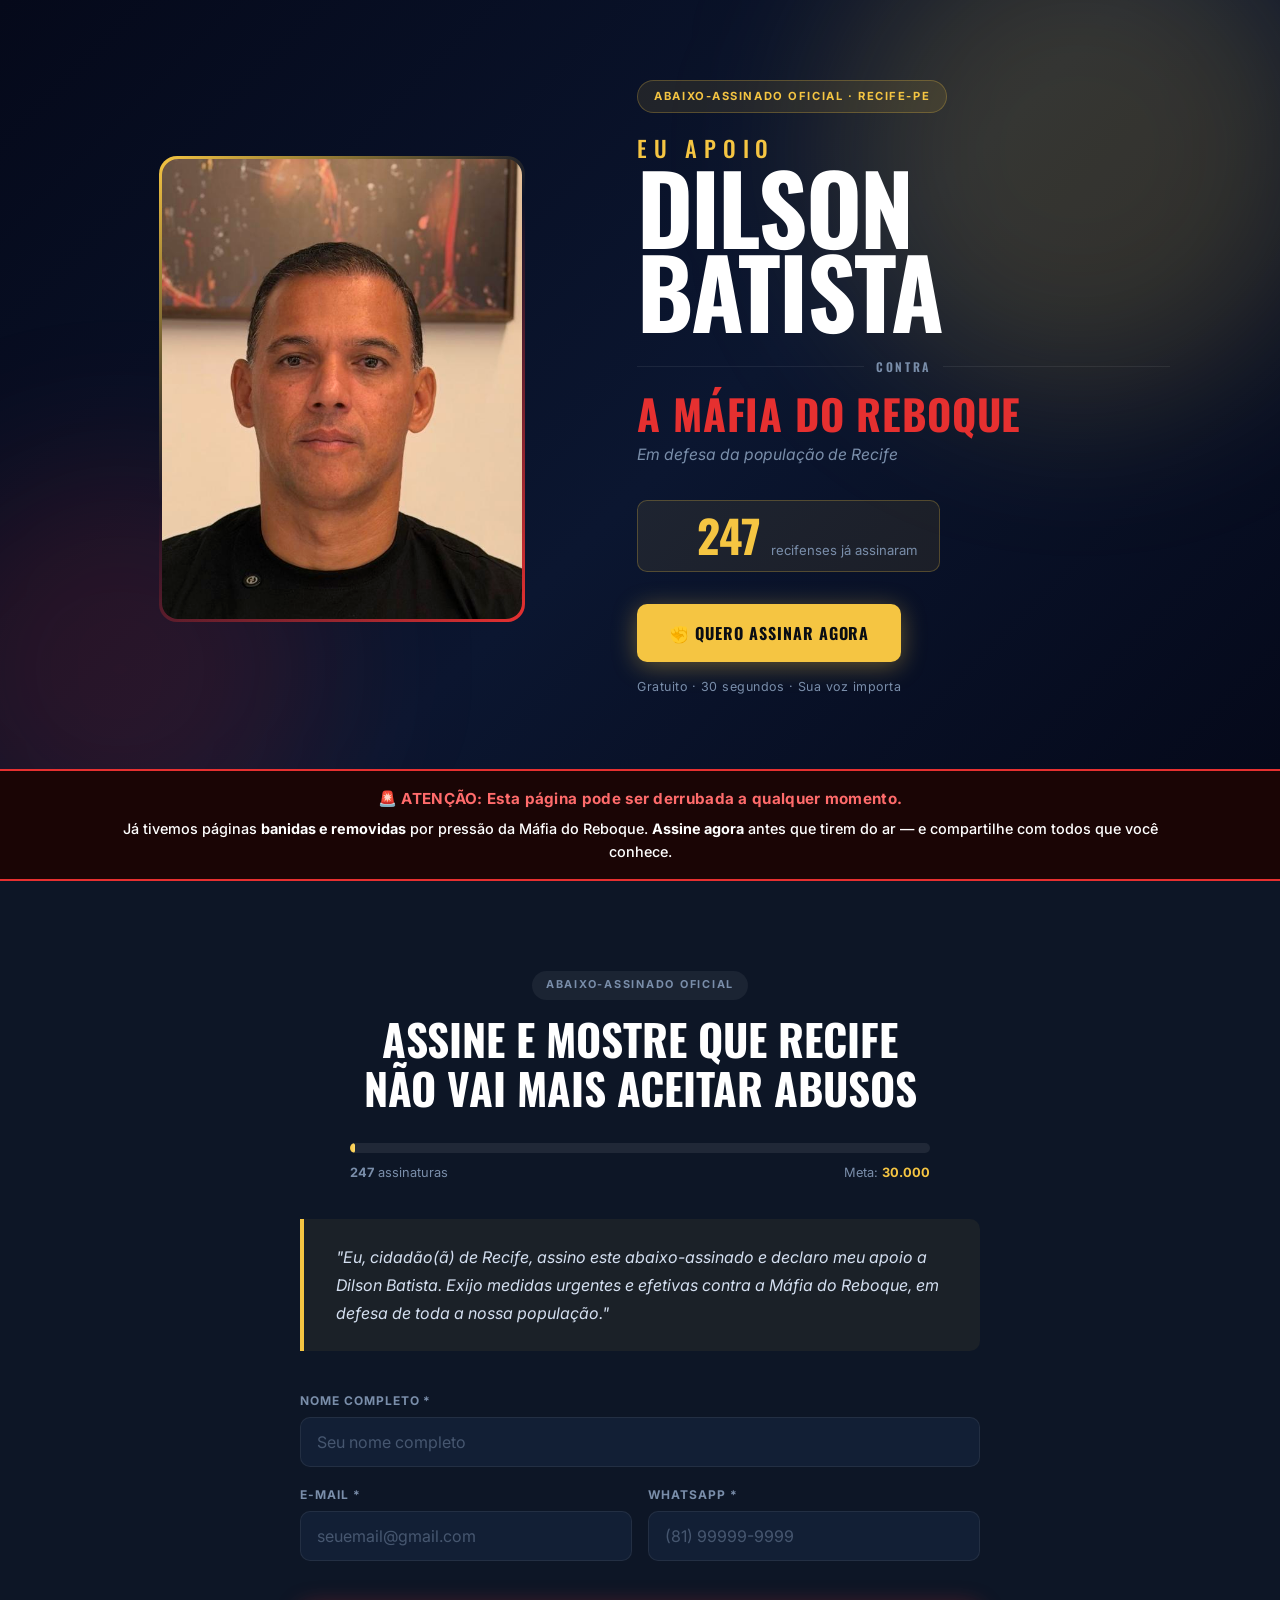
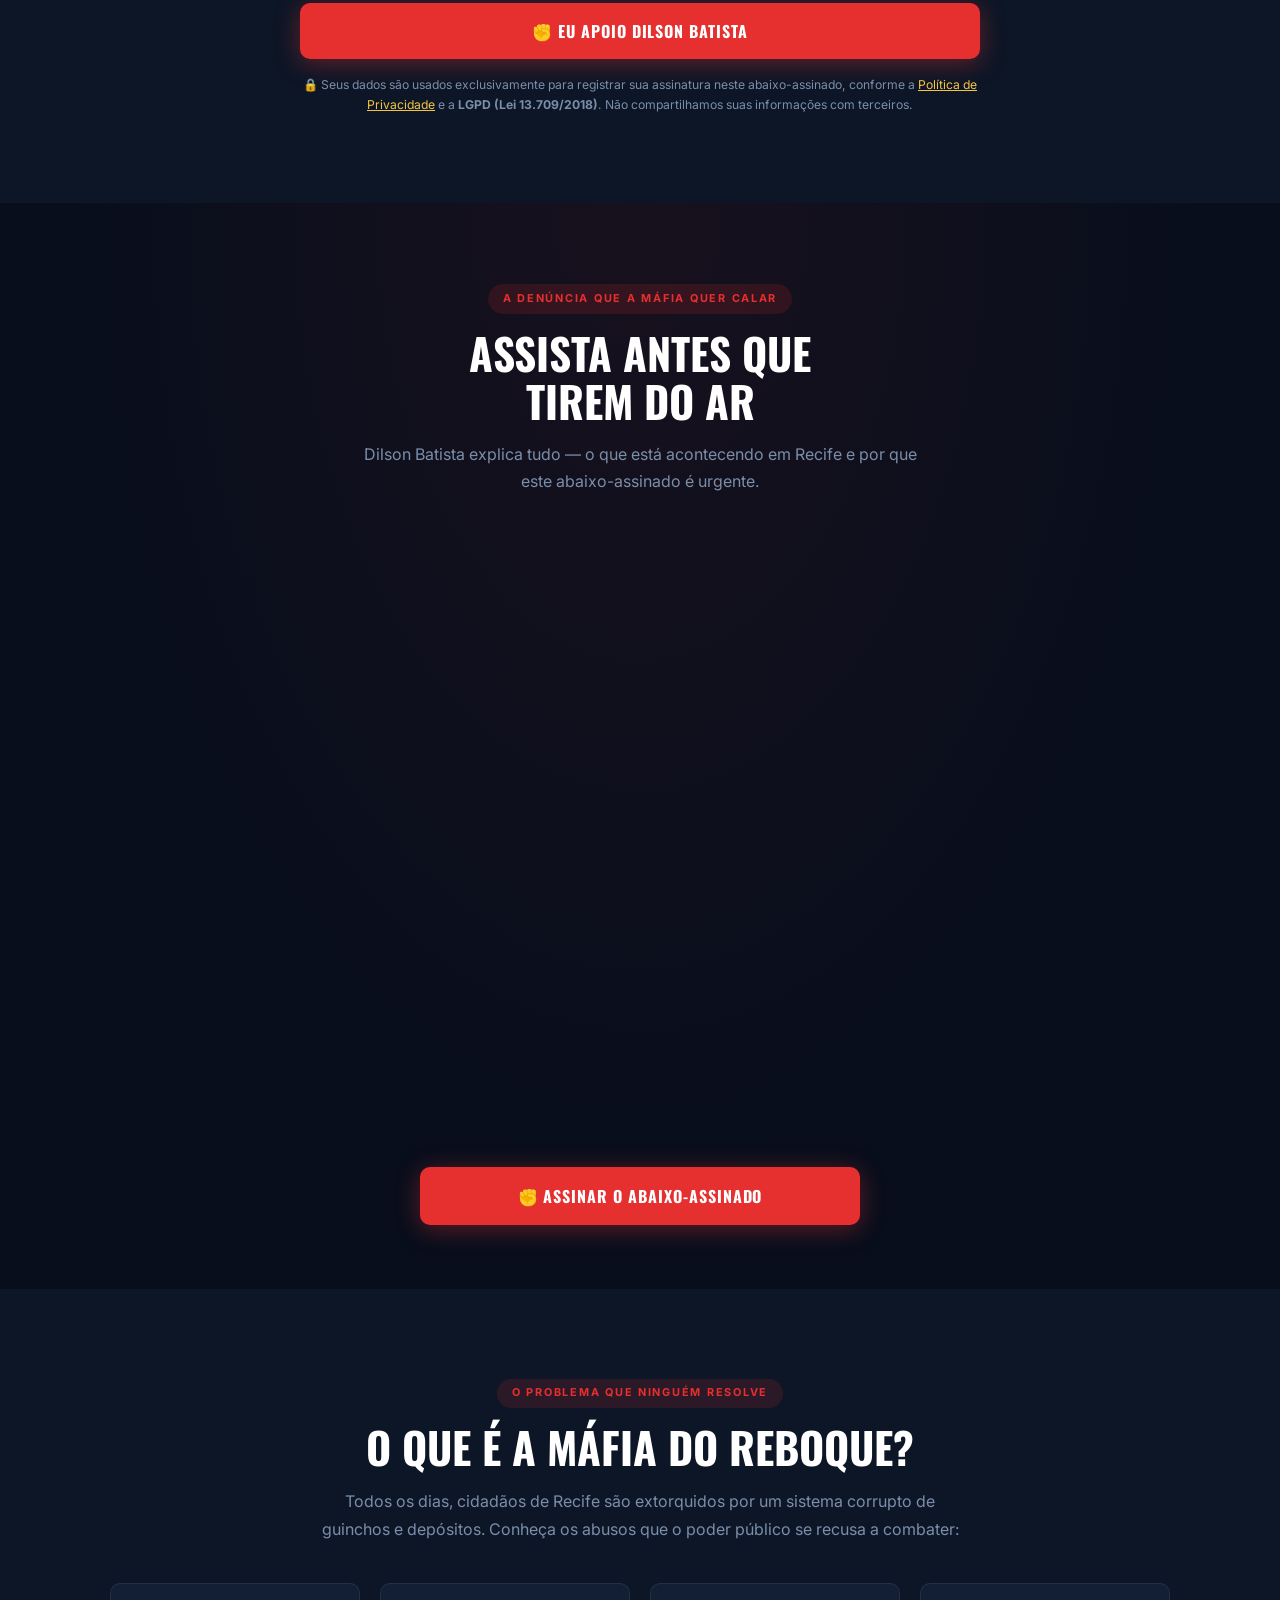
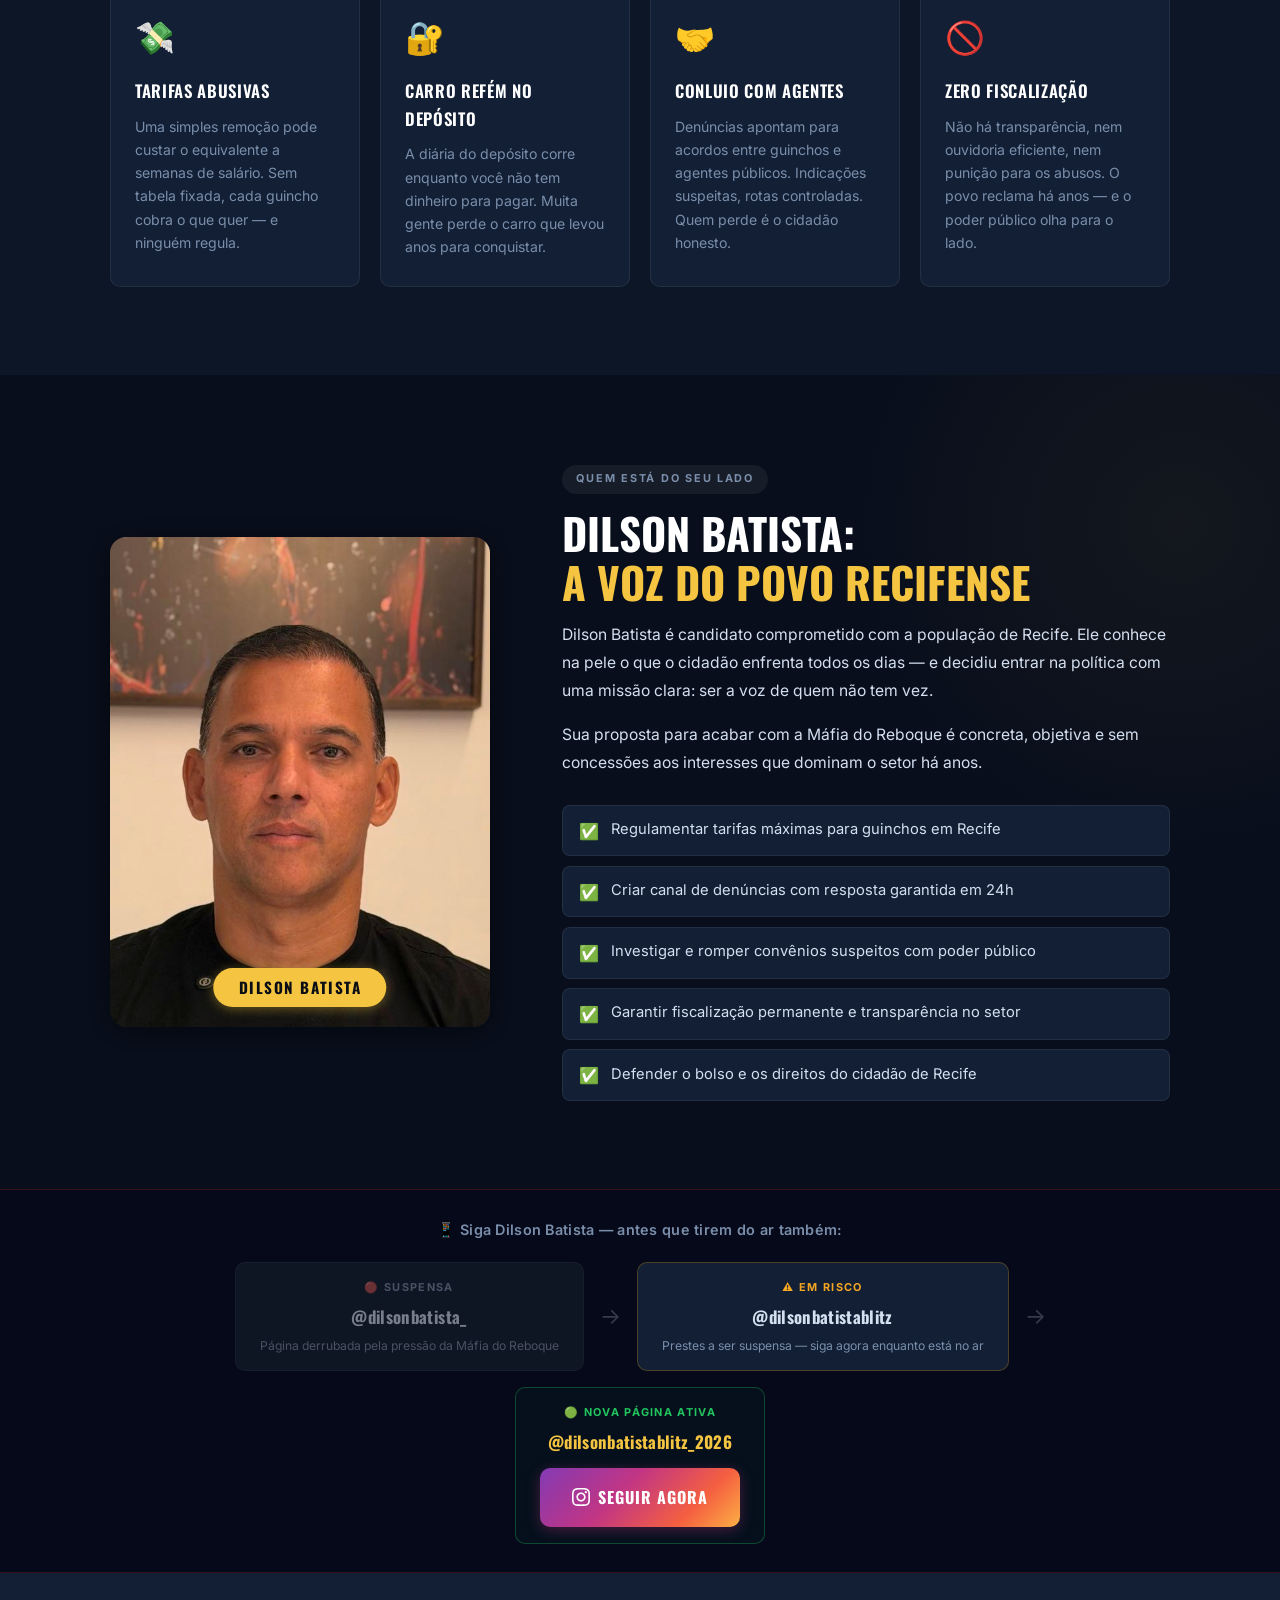
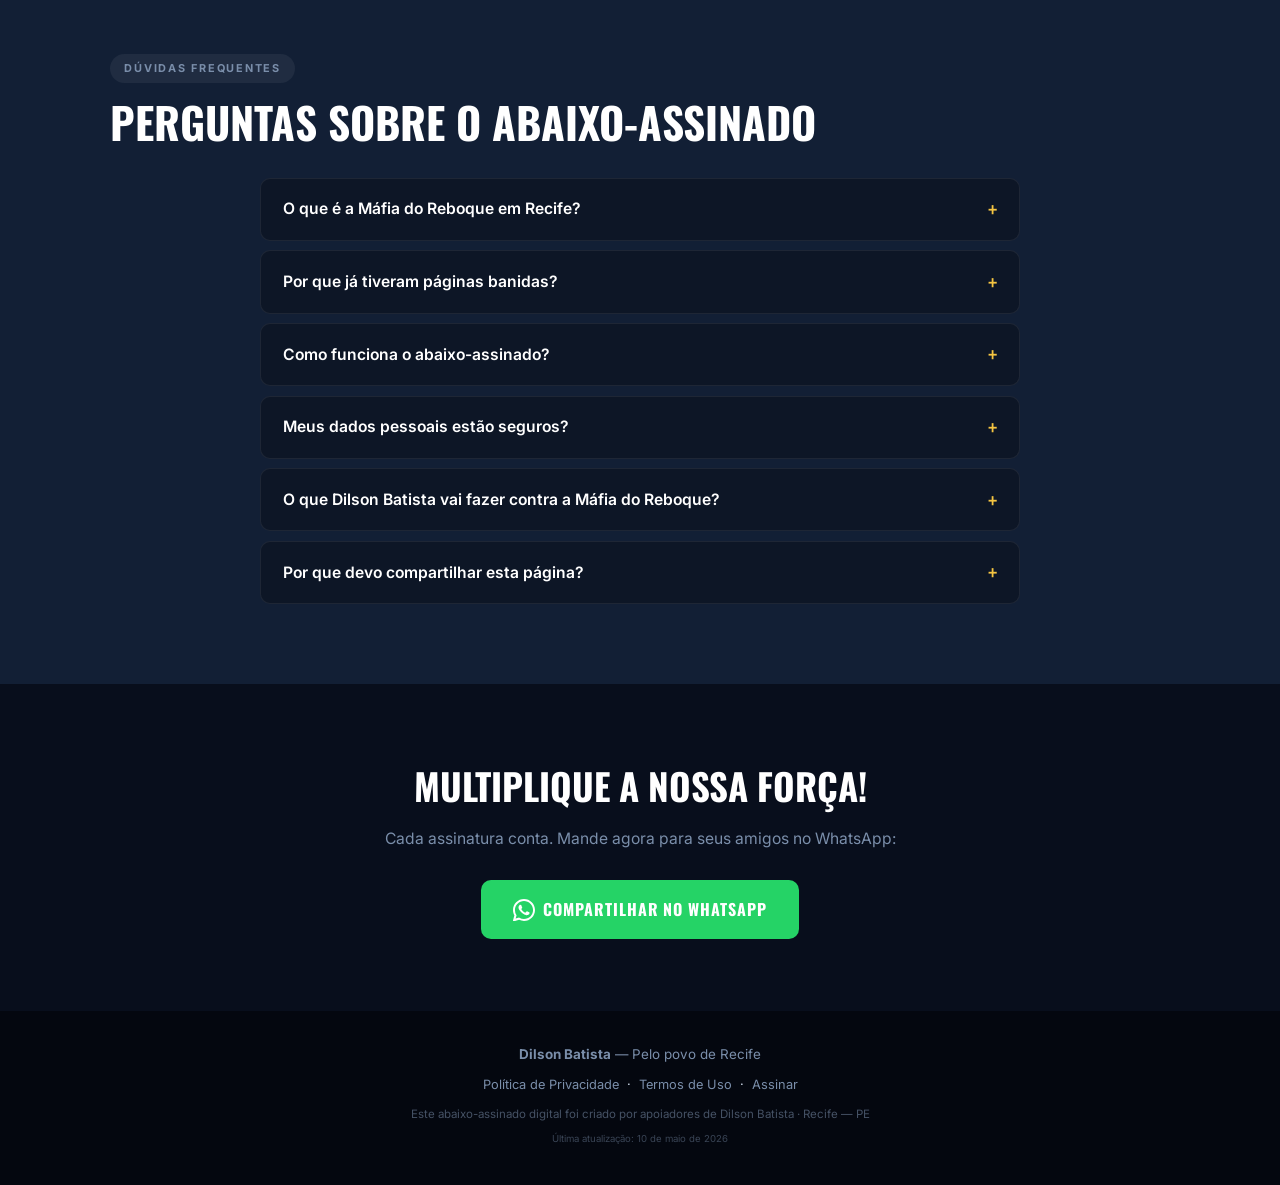
<file: index.html>
﻿<!DOCTYPE html>
<html lang="pt-BR">
<head>
  <meta charset="UTF-8" />
  <meta name="viewport" content="width=device-width, initial-scale=1.0" />
  <meta http-equiv="X-UA-Compatible" content="IE=edge" />

  <!-- Segurança -->
  <meta http-equiv="X-Content-Type-Options" content="nosniff" />
  <meta http-equiv="Referrer-Policy" content="strict-origin-when-cross-origin" />
  <meta http-equiv="Permissions-Policy" content="geolocation=(), microphone=(), camera=()" />

  <!-- SEO -->
  <title>Eu Apoio Dilson Batista — Contra a Máfia do Reboque | Recife-PE</title>
  <meta name="description" content="Assine o abaixo-assinado online. Dilson Batista luta contra a Máfia do Reboque e em defesa da população de Recife. Adicione sua voz agora!" />
  <meta name="robots" content="index, follow, max-snippet:-1, max-image-preview:large, max-video-preview:-1" />
  <meta name="author" content="Apoiadores de Dilson Batista" />
  <meta name="keywords" content="Dilson Batista, Máfia do Reboque Recife, abaixo-assinado reboque Recife, guincho abusivo Recife, petição reboque Recife, Dilson Batista candidato" />
  <link rel="canonical" href="https://euapoiodilsonbatista.com.br/" />
  <link rel="sitemap" type="application/xml" href="/sitemap.xml" />

  <!-- Open Graph / Facebook -->
  <meta property="og:type" content="website" />
  <meta property="og:url" content="https://euapoiodilsonbatista.com.br/" />
  <meta property="og:title" content="Eu Apoio Dilson Batista — Contra a Máfia do Reboque" />
  <meta property="og:description" content="Assine o abaixo-assinado. Dilson Batista luta contra a Máfia do Reboque em Recife — em defesa do povo!" />
  <meta property="og:image" content="https://euapoiodilsonbatista.com.br/img/og-image.jpg" />
  <meta property="og:image:width" content="1200" />
  <meta property="og:image:height" content="630" />
  <meta property="og:image:alt" content="Dilson Batista — Contra a Máfia do Reboque em Recife" />
  <meta property="og:locale" content="pt_BR" />
  <meta property="og:site_name" content="Eu Apoio Dilson Batista" />

  <!-- Twitter Card -->
  <meta name="twitter:card" content="summary_large_image" />
  <meta name="twitter:title" content="Eu Apoio Dilson Batista — Contra a Máfia do Reboque" />
  <meta name="twitter:description" content="Assine o abaixo-assinado. Dilson Batista luta contra a Máfia do Reboque em Recife." />
  <meta name="twitter:image" content="https://euapoiodilsonbatista.com.br/img/og-image.jpg" />

  <!-- PWA / Theme -->
  <meta name="theme-color" content="#080e1c" />
  <meta name="mobile-web-app-capable" content="yes" />
  <meta name="apple-mobile-web-app-capable" content="yes" />
  <meta name="apple-mobile-web-app-status-bar-style" content="black-translucent" />

  <!-- Meta Pixel -->
  <script>
    !function(f,b,e,v,n,t,s){if(f.fbq)return;n=f.fbq=function(){n.callMethod?
    n.callMethod.apply(n,arguments):n.queue.push(arguments)};
    if(!f._fbq)f._fbq=n;n.push=n;n.loaded=!0;n.version='2.0';
    n.queue=[];t=b.createElement(e);t.async=!0;
    t.src=v;s=b.getElementsByTagName(e)[0];
    s.parentNode.insertBefore(t,s)}(window, document,'script',
    'https://connect.facebook.net/en_US/fbevents.js');
    fbq('init', '1006270315196326');
    fbq('track', 'PageView');
  </script>
  <noscript><img height="1" width="1" style="display:none"
    src="https://www.facebook.com/tr?id=1006270315196326&ev=PageView&noscript=1"/></noscript>
  <!-- End Meta Pixel -->

  <!-- Fontes: preconnect + carregamento -->
  <link rel="preconnect" href="https://fonts.googleapis.com" />
  <link rel="preconnect" href="https://fonts.gstatic.com" crossorigin />
  <link href="https://fonts.googleapis.com/css2?family=Oswald:wght@400;500;600;700&family=Inter:wght@400;500;600;700&display=swap" rel="stylesheet" />

  <!-- CSS — preload para evitar FOUC -->
  <link rel="preload" href="assets/css/style.css" as="style" />
  <link rel="stylesheet" href="assets/css/style.css" />

  <!-- ─── CRITICAL CSS INLINE (above-the-fold) ─── -->
  <style>
    *,*::before,*::after{box-sizing:border-box;margin:0;padding:0}
    :root{--bg:#080e1c;--surface:#0d1626;--gold:#f5c542;--red:#e63030;--red-dark:#b91c1c;--white:#ffffff;--text:#d4dff0;--text-muted:#7a8eaa;--border-gold:rgba(245,197,66,.25);--ff-display:'Oswald',sans-serif;--ff-body:'Inter',sans-serif;--max-w:1100px;--r:10px}
    html{scroll-behavior:smooth}
    body{font-family:var(--ff-body);background:var(--bg);color:var(--text);line-height:1.65;overflow-x:hidden}
    img{display:block;max-width:100%}
    a{color:inherit;text-decoration:none}
    .container{width:100%;max-width:var(--max-w);margin:0 auto;padding:0 1.25rem}
    .hero{position:relative;padding:5rem 0 4.5rem;background:linear-gradient(135deg,#05091a 0%,#0b1630 55%,#05091a 100%);overflow:hidden}
    .hero__inner{position:relative;z-index:1;display:grid;grid-template-columns:1fr 1.15fr;gap:4rem;align-items:center}
    .hero__eu-apoio{font-family:var(--ff-display);font-size:1.4rem;font-weight:500;color:var(--gold);letter-spacing:.3em;text-transform:uppercase;line-height:1;margin-bottom:.25rem}
    .hero__name{font-family:var(--ff-display);font-size:clamp(3.5rem,7.5vw,6.5rem);font-weight:700;color:var(--white);line-height:.88;text-transform:uppercase;letter-spacing:-.02em;margin-bottom:1.5rem}
    .btn{display:inline-flex;align-items:center;justify-content:center;gap:.5rem;padding:1rem 2rem;border-radius:var(--r);font-family:var(--ff-display);font-size:1rem;font-weight:700;letter-spacing:.06em;text-transform:uppercase;transition:transform .15s,box-shadow .15s,background .15s;white-space:nowrap;cursor:pointer;border:none}
    .btn--gold{background:var(--gold);color:#0a0d14;box-shadow:0 4px 24px rgba(245,197,66,.38)}
  </style>

  <!-- ─── SCHEMA: WebSite + WebPage + Person ─── -->
  <script type="application/ld+json">
  {
    "@context": "https://schema.org",
    "@graph": [
      {
        "@type": "WebSite",
        "@id": "https://euapoiodilsonbatista.com.br/#website",
        "url": "https://euapoiodilsonbatista.com.br/",
        "name": "Eu Apoio Dilson Batista",
        "inLanguage": "pt-BR",
        "description": "Abaixo-assinado oficial em apoio a Dilson Batista contra a Máfia do Reboque em Recife-PE"
      },
      {
        "@type": "WebPage",
        "@id": "https://euapoiodilsonbatista.com.br/#webpage",
        "url": "https://euapoiodilsonbatista.com.br/",
        "name": "Eu Apoio Dilson Batista — Contra a Máfia do Reboque | Recife-PE",
        "description": "Assine o abaixo-assinado online. Dilson Batista luta contra a Máfia do Reboque e em defesa da população de Recife.",
        "inLanguage": "pt-BR",
        "isPartOf": { "@id": "https://euapoiodilsonbatista.com.br/#website" },
        "datePublished": "2026-05-10",
        "dateModified": "2026-05-10",
        "primaryImageOfPage": {
          "@type": "ImageObject",
          "url": "https://euapoiodilsonbatista.com.br/img/foto-perfil-dilson.jpeg",
          "width": 400,
          "height": 520
        },
        "about": { "@id": "https://euapoiodilsonbatista.com.br/#dilson" },
        "potentialAction": {
          "@type": "Action",
          "name": "Assinar o Abaixo-Assinado",
          "target": "https://euapoiodilsonbatista.com.br/#assinar"
        }
      },
      {
        "@type": "Person",
        "@id": "https://euapoiodilsonbatista.com.br/#dilson",
        "name": "Dilson Batista",
        "jobTitle": "Candidato a Vereador",
        "description": "Candidato comprometido com a população de Recife que luta contra a Máfia do Reboque e em defesa dos direitos do cidadão.",
        "address": {
          "@type": "PostalAddress",
          "addressLocality": "Recife",
          "addressRegion": "PE",
          "addressCountry": "BR"
        }
      }
    ]
  }
  </script>

  <!-- ─── SCHEMA: FAQPage ─── -->
  <script type="application/ld+json">
  {
    "@context": "https://schema.org",
    "@type": "FAQPage",
    "mainEntity": [
      {
        "@type": "Question",
        "name": "O que é a Máfia do Reboque em Recife?",
        "acceptedAnswer": {
          "@type": "Answer",
          "text": "A Máfia do Reboque é um sistema corrupto de guinchos e depósitos que cobra tarifas abusivas, retém veículos como reféns e opera com suspeitas de conluio com agentes públicos em Recife-PE. Cidadãos relatam cobranças equivalentes a semanas de salário por uma simples remoção de veículo."
        }
      },
      {
        "@type": "Question",
        "name": "Quem é Dilson Batista?",
        "acceptedAnswer": {
          "@type": "Answer",
          "text": "Dilson Batista é candidato comprometido com a população de Recife que luta contra os abusos da Máfia do Reboque. Suas propostas incluem regulamentar tarifas máximas para guinchos, criar canal de denúncias com resposta em 24h e investigar convênios suspeitos com o poder público."
        }
      },
      {
        "@type": "Question",
        "name": "Como funciona o abaixo-assinado?",
        "acceptedAnswer": {
          "@type": "Answer",
          "text": "O abaixo-assinado é digital e gratuito. Basta preencher nome, e-mail e WhatsApp e clicar em EU APOIO DILSON BATISTA. Sua assinatura é registrada em uma lista oficial que será apresentada às autoridades competentes de Recife como prova da demanda popular por mudança."
        }
      },
      {
        "@type": "Question",
        "name": "Por que assinar o abaixo-assinado contra a Máfia do Reboque?",
        "acceptedAnswer": {
          "@type": "Answer",
          "text": "Cada assinatura representa uma voz que exige mudança. Quanto mais assinaturas, maior a pressão política para regulamentar o setor de guinchos, punir os abusos e proteger o cidadão de Recife. Já tivemos páginas banidas e removidas por pressão desse grupo — assinar é um ato de resistência."
        }
      },
      {
        "@type": "Question",
        "name": "Meus dados pessoais estão seguros?",
        "acceptedAnswer": {
          "@type": "Answer",
          "text": "Sim. Seus dados (nome, e-mail e WhatsApp) são usados exclusivamente para registrar sua assinatura neste abaixo-assinado, em conformidade com a Lei Geral de Proteção de Dados (LGPD — Lei 13.709/2018). Não compartilhamos suas informações com terceiros."
        }
      },
      {
        "@type": "Question",
        "name": "O que Dilson Batista vai fazer contra a Máfia do Reboque?",
        "acceptedAnswer": {
          "@type": "Answer",
          "text": "As propostas concretas de Dilson Batista incluem: (1) regulamentar tarifas máximas para guinchos em Recife; (2) criar canal de denúncias com resposta garantida em 24h; (3) investigar e romper convênios suspeitos com o poder público; (4) garantir fiscalização permanente e transparência no setor; (5) defender o bolso e os direitos do cidadão de Recife."
        }
      }
    ]
  }
  </script>
</head>
<body>

  <!-- ===== HERO ===== -->
  <section class="hero" id="inicio">
    <div class="hero__glow hero__glow--gold" aria-hidden="true"></div>
    <div class="hero__glow hero__glow--red" aria-hidden="true"></div>

    <div class="hero__inner container">

      <div class="hero__photo-side">
        <div class="hero__photo-frame">
          <img
            src="img/foto-perfil-dilson.jpeg"
            alt="Dilson Batista — Candidato por Recife contra a Máfia do Reboque"
            class="hero__photo"
            width="400" height="520"
            fetchpriority="high"
            decoding="sync"
          />
        </div>
      </div>

      <div class="hero__text-side">
        <div class="hero__badge-top">ABAIXO-ASSINADO OFICIAL · RECIFE-PE</div>

        <p class="hero__eu-apoio">EU APOIO</p>
        <h1 class="hero__name">DILSON<br />BATISTA</h1>

        <div class="hero__separator" aria-hidden="true">
          <span class="hero__sep-line"></span>
          <span class="hero__sep-label">CONTRA</span>
          <span class="hero__sep-line"></span>
        </div>

        <p class="hero__enemy">A Máfia do Reboque</p>
        <p class="hero__defense">Em defesa da população de Recife</p>

        <div class="hero__counter-box" aria-live="polite" aria-label="Contagem de assinaturas">
          <span class="hero__counter-num" id="counter-num">0</span>
          <span class="hero__counter-label">recifenses já assinaram</span>
        </div>

        <a href="#assinar" class="btn btn--gold btn--hero">
          ✊ QUERO ASSINAR AGORA
        </a>

        <p class="hero__sub-note">Gratuito · 30 segundos · Sua voz importa</p>
      </div>

    </div>
  </section>

  <!-- ===== ALERTA — CENSURA ===== -->
  <div class="alert-strip alert-strip--censura" role="alert">
    <div class="container">
      <div class="alert-strip__line alert-strip__line--top">
        🚨 <strong>ATENÇÃO: Esta página pode ser derrubada a qualquer momento.</strong>
      </div>
      <div class="alert-strip__line">
        Já tivemos páginas <strong>banidas e removidas</strong> por pressão da Máfia do Reboque.
        <strong>Assine agora</strong> antes que tirem do ar — e compartilhe com todos que você conhece.
      </div>
    </div>
  </div>

  <!-- ===== ABAIXO-ASSINADO / FORMULÁRIO ===== -->
  <section class="petition" id="assinar">
    <div class="container">

      <div class="section-tag">ABAIXO-ASSINADO OFICIAL</div>
      <h2 class="section-title">Assine e mostre que Recife<br />não vai mais aceitar abusos</h2>

      <!-- Progress -->
      <div class="petition__progress" role="progressbar" aria-label="Progresso das assinaturas">
        <div class="petition__progress-bar">
          <div class="petition__progress-fill" id="progress-fill" style="width: 0%"></div>
        </div>
        <div class="petition__progress-labels">
          <span><strong id="progress-count">0</strong> assinaturas</span>
          <span class="petition__goal">Meta: <strong>30.000</strong></span>
        </div>
      </div>

      <!-- Declaração -->
      <blockquote class="petition__declaration" cite="https://euapoiodilsonbatista.com.br/">
        "Eu, cidadão(ã) de Recife, assino este abaixo-assinado e declaro meu apoio a Dilson Batista.
        Exijo medidas urgentes e efetivas contra a Máfia do Reboque, em defesa de toda a nossa população."
      </blockquote>

      <!-- Form -->
      <form class="petition-form" id="petition-form" novalidate aria-label="Formulário de assinatura do abaixo-assinado">

        <div class="form-row">
          <div class="form-group">
            <label for="nome" class="form-label">Nome completo *</label>
            <input
              type="text" id="nome" name="nome" class="form-input"
              placeholder="Seu nome completo"
              required autocomplete="name"
              minlength="2" maxlength="120"
              aria-required="true" aria-describedby="erro-nome"
            />
            <span class="form-error" id="erro-nome" role="alert" aria-live="polite"></span>
          </div>
        </div>

        <div class="form-row form-row--2col">
          <div class="form-group">
            <label for="email" class="form-label">E-mail *</label>
            <input
              type="email" id="email" name="email" class="form-input"
              placeholder="seuemail@gmail.com"
              required autocomplete="email"
              maxlength="254"
              aria-required="true" aria-describedby="erro-email"
            />
            <span class="form-error" id="erro-email" role="alert" aria-live="polite"></span>
          </div>

          <div class="form-group">
            <label for="whatsapp" class="form-label">WhatsApp *</label>
            <input
              type="tel" id="whatsapp" name="whatsapp" class="form-input"
              placeholder="(81) 99999-9999"
              required autocomplete="tel"
              maxlength="16"
              aria-required="true" aria-describedby="erro-whatsapp"
            />
            <span class="form-error" id="erro-whatsapp" role="alert" aria-live="polite"></span>
          </div>
        </div>

        <button type="submit" class="btn btn--petition" id="btn-submit" aria-label="Assinar o abaixo-assinado de apoio a Dilson Batista">
          ✊ EU APOIO DILSON BATISTA
        </button>

        <p class="form-privacy">
          🔒 Seus dados são usados exclusivamente para registrar sua assinatura neste abaixo-assinado,
          conforme a <a href="privacidade.html" target="_blank" rel="noopener">Política de Privacidade</a> e a
          <strong>LGPD (Lei 13.709/2018)</strong>. Não compartilhamos suas informações com terceiros.
        </p>

      </form>

    </div>
  </section>

  <!-- ===== VÍDEO EXPLICATIVO ===== -->
  <section class="video-section" id="video">
    <div class="container">

      <div class="section-tag section-tag--red">A DENÚNCIA QUE A MÁFIA QUER CALAR</div>
      <h2 class="section-title">Assista antes que<br />tirem do ar</h2>
      <p class="video-section__sub">Dilson Batista explica tudo — o que está acontecendo em Recife e por que este abaixo-assinado é urgente.</p>

      <div class="video-wrap">
        <blockquote
          class="instagram-media"
          data-instgrm-captioned
          data-instgrm-permalink="https://www.instagram.com/p/DYItCj-RRJZ/?utm_source=ig_embed&utm_campaign=loading"
          data-instgrm-version="14"
          style="background:#fff;border:0;border-radius:3px;box-shadow:0 0 1px 0 rgba(0,0,0,.5),0 1px 10px 0 rgba(0,0,0,.15);margin:1px;max-width:540px;min-width:326px;padding:0;width:calc(100% - 2px);"
        ></blockquote>
      </div>

      <a href="#assinar" class="btn btn--petition btn--video-cta">
        ✊ ASSINAR O ABAIXO-ASSINADO
      </a>

    </div>
  </section>

  <!-- ===== O PROBLEMA ===== -->
  <section class="problem" id="problema">
    <div class="container">
      <div class="section-tag section-tag--red">O PROBLEMA QUE NINGUÉM RESOLVE</div>
      <h2 class="section-title">O que é a Máfia do Reboque?</h2>
      <p class="section-lead">
        Todos os dias, cidadãos de Recife são extorquidos por um sistema corrupto de guinchos e depósitos.
        Conheça os abusos que o poder público se recusa a combater:
      </p>

      <div class="problem-grid">

        <article class="problem-card">
          <span class="problem-card__icon" aria-hidden="true">💸</span>
          <h3 class="problem-card__title">Tarifas Abusivas</h3>
          <p class="problem-card__text">Uma simples remoção pode custar o equivalente a semanas de salário. Sem tabela fixada, cada guincho cobra o que quer — e ninguém regula.</p>
        </article>

        <article class="problem-card">
          <span class="problem-card__icon" aria-hidden="true">🔐</span>
          <h3 class="problem-card__title">Carro Refém no Depósito</h3>
          <p class="problem-card__text">A diária do depósito corre enquanto você não tem dinheiro para pagar. Muita gente perde o carro que levou anos para conquistar.</p>
        </article>

        <article class="problem-card">
          <span class="problem-card__icon" aria-hidden="true">🤝</span>
          <h3 class="problem-card__title">Conluio com Agentes</h3>
          <p class="problem-card__text">Denúncias apontam para acordos entre guinchos e agentes públicos. Indicações suspeitas, rotas controladas. Quem perde é o cidadão honesto.</p>
        </article>

        <article class="problem-card">
          <span class="problem-card__icon" aria-hidden="true">🚫</span>
          <h3 class="problem-card__title">Zero Fiscalização</h3>
          <p class="problem-card__text">Não há transparência, nem ouvidoria eficiente, nem punição para os abusos. O povo reclama há anos — e o poder público olha para o lado.</p>
        </article>

      </div>
    </div>
  </section>

  <!-- ===== QUEM É DILSON BATISTA ===== -->
  <section class="candidate" id="dilson">
    <div class="container">
      <div class="candidate__layout">

        <div class="candidate__photo-wrap">
          <img
            src="img/foto-perfil-dilson.jpeg"
            alt="Dilson Batista — Candidato em defesa do povo de Recife"
            class="candidate__photo"
            loading="lazy" decoding="async"
            width="500" height="600"
          />
          <div class="candidate__name-tag">Dilson Batista</div>
        </div>

        <div class="candidate__content">
          <div class="section-tag">QUEM ESTÁ DO SEU LADO</div>
          <h2 class="section-title">Dilson Batista:<br /><span class="text-gold">a voz do povo recifense</span></h2>

          <p class="candidate__bio">
            Dilson Batista é candidato comprometido com a população de Recife. Ele conhece na pele o que o
            cidadão enfrenta todos os dias — e decidiu entrar na política com uma missão clara:
            ser a voz de quem não tem vez.
          </p>
          <p class="candidate__bio">
            Sua proposta para acabar com a Máfia do Reboque é concreta, objetiva e sem concessões
            aos interesses que dominam o setor há anos.
          </p>

          <div class="commitments" role="list">
            <div class="commitment-item" role="listitem">
              <span class="commitment-item__icon" aria-hidden="true">✅</span>
              <span>Regulamentar tarifas máximas para guinchos em Recife</span>
            </div>
            <div class="commitment-item" role="listitem">
              <span class="commitment-item__icon" aria-hidden="true">✅</span>
              <span>Criar canal de denúncias com resposta garantida em 24h</span>
            </div>
            <div class="commitment-item" role="listitem">
              <span class="commitment-item__icon" aria-hidden="true">✅</span>
              <span>Investigar e romper convênios suspeitos com poder público</span>
            </div>
            <div class="commitment-item" role="listitem">
              <span class="commitment-item__icon" aria-hidden="true">✅</span>
              <span>Garantir fiscalização permanente e transparência no setor</span>
            </div>
            <div class="commitment-item" role="listitem">
              <span class="commitment-item__icon" aria-hidden="true">✅</span>
              <span>Defender o bolso e os direitos do cidadão de Recife</span>
            </div>
          </div>
        </div>

      </div>
    </div>
  </section>

  <!-- ===== PERSEGUIÇÃO DIGITAL ===== -->
  <section class="persecution" aria-label="Histórico de perseguição nas redes sociais">
    <div class="container">

      <p class="persecution__title">
        📱 Siga Dilson Batista — antes que tirem do ar também:
      </p>

      <div class="persecution__accounts">

        <div class="persecution__account persecution__account--dead">
          <div class="persecution__badge">🔴 SUSPENSA</div>
          <div class="persecution__handle">@dilsonbatista_</div>
          <p class="persecution__desc">Página derrubada pela pressão da Máfia do Reboque</p>
        </div>

        <div class="persecution__sep" aria-hidden="true">→</div>

        <div class="persecution__account persecution__account--risk">
          <div class="persecution__badge">⚠️ EM RISCO</div>
          <a
            href="https://www.instagram.com/dilsonbatistablitz/"
            target="_blank" rel="noopener noreferrer"
            class="persecution__handle persecution__handle--link"
            aria-label="Ver página @dilsonbatistablitz no Instagram"
          >@dilsonbatistablitz</a>
          <p class="persecution__desc">Prestes a ser suspensa — siga agora enquanto está no ar</p>
        </div>

        <div class="persecution__sep" aria-hidden="true">→</div>

        <div class="persecution__account persecution__account--active">
          <div class="persecution__badge">🟢 NOVA PÁGINA ATIVA</div>
          <a
            href="https://www.instagram.com/dilsonbatistablitz_2026/"
            target="_blank" rel="noopener noreferrer"
            class="persecution__handle persecution__handle--link persecution__handle--gold"
            aria-label="Ver página @dilsonbatistablitz_2026 no Instagram"
          >@dilsonbatistablitz_2026</a>
          <a
            href="https://www.instagram.com/dilsonbatistablitz_2026/"
            target="_blank" rel="noopener noreferrer"
            class="btn btn--instagram"
            aria-label="Seguir @dilsonbatistablitz_2026 no Instagram"
          >
            <svg xmlns="http://www.w3.org/2000/svg" viewBox="0 0 24 24" fill="currentColor" width="18" height="18" aria-hidden="true"><path d="M12 2.163c3.204 0 3.584.012 4.85.07 3.252.148 4.771 1.691 4.919 4.919.058 1.265.069 1.645.069 4.849 0 3.205-.012 3.584-.069 4.849-.149 3.225-1.664 4.771-4.919 4.919-1.266.058-1.644.07-4.85.07-3.204 0-3.584-.012-4.849-.07-3.26-.149-4.771-1.699-4.919-4.92-.058-1.265-.07-1.644-.07-4.849 0-3.204.013-3.583.07-4.849.149-3.227 1.664-4.771 4.919-4.919 1.266-.057 1.645-.069 4.849-.069zm0-2.163c-3.259 0-3.667.014-4.947.072-4.358.2-6.78 2.618-6.98 6.98-.059 1.281-.073 1.689-.073 4.948 0 3.259.014 3.668.072 4.948.2 4.358 2.618 6.78 6.98 6.98 1.281.058 1.689.072 4.948.072 3.259 0 3.668-.014 4.948-.072 4.354-.2 6.782-2.618 6.979-6.98.059-1.28.073-1.689.073-4.948 0-3.259-.014-3.667-.072-4.947-.196-4.354-2.617-6.78-6.979-6.98-1.281-.059-1.69-.073-4.949-.073zm0 5.838c-3.403 0-6.162 2.759-6.162 6.162s2.759 6.163 6.162 6.163 6.162-2.759 6.162-6.163c0-3.403-2.759-6.162-6.162-6.162zm0 10.162c-2.209 0-4-1.79-4-4 0-2.209 1.791-4 4-4s4 1.791 4 4c0 2.21-1.791 4-4 4zm6.406-11.845c-.796 0-1.441.645-1.441 1.44s.645 1.44 1.441 1.44c.795 0 1.439-.645 1.439-1.44s-.644-1.44-1.439-1.44z"/></svg>
            SEGUIR AGORA
          </a>
        </div>

      </div>

    </div>
  </section>

  <!-- ===== FAQ — AI SEO + Conversão ===== -->
  <section class="faq" id="faq">
    <div class="container">
      <div class="section-tag">DÚVIDAS FREQUENTES</div>
      <h2 class="section-title">Perguntas sobre o Abaixo-Assinado</h2>

      <div class="faq__list">

        <details class="faq__item">
          <summary class="faq__question">O que é a Máfia do Reboque em Recife?</summary>
          <p class="faq__answer">
            A Máfia do Reboque é um sistema corrupto de guinchos e depósitos que cobra tarifas abusivas,
            retém veículos como reféns e opera com suspeitas de conluio com agentes públicos em Recife-PE.
            Cidadãos relatam cobranças equivalentes a semanas de salário por uma simples remoção.
          </p>
        </details>

        <details class="faq__item">
          <summary class="faq__question">Por que já tiveram páginas banidas?</summary>
          <p class="faq__answer">
            Anteriores iniciativas de denúncia contra a Máfia do Reboque sofreram pressão e tiveram
            perfis e páginas removidos de redes sociais. É por isso que esta página usa uma estrutura
            independente e pedimos que você assine e compartilhe urgentemente.
          </p>
        </details>

        <details class="faq__item">
          <summary class="faq__question">Como funciona o abaixo-assinado?</summary>
          <p class="faq__answer">
            O abaixo-assinado é digital e gratuito. Basta preencher nome, e-mail e WhatsApp e clicar em
            "EU APOIO DILSON BATISTA". Sua assinatura é registrada em uma lista oficial que será apresentada
            às autoridades competentes de Recife.
          </p>
        </details>

        <details class="faq__item">
          <summary class="faq__question">Meus dados pessoais estão seguros?</summary>
          <p class="faq__answer">
            Sim. Seus dados são usados exclusivamente para registrar sua assinatura, em conformidade com a
            <strong>Lei Geral de Proteção de Dados (LGPD — Lei 13.709/2018)</strong>. Não compartilhamos
            suas informações com terceiros. Consulte nossa
            <a href="privacidade.html" rel="noopener">Política de Privacidade</a> completa.
          </p>
        </details>

        <details class="faq__item">
          <summary class="faq__question">O que Dilson Batista vai fazer contra a Máfia do Reboque?</summary>
          <p class="faq__answer">
            As propostas concretas incluem: regulamentar tarifas máximas para guinchos; criar canal de
            denúncias com resposta em 24h; investigar convênios suspeitos; garantir fiscalização permanente
            e transparência; e defender o bolso do cidadão de Recife.
          </p>
        </details>

        <details class="faq__item">
          <summary class="faq__question">Por que devo compartilhar esta página?</summary>
          <p class="faq__answer">
            Cada nova assinatura aumenta a pressão sobre as autoridades para agir. Compartilhe no WhatsApp,
            Instagram e com amigos. Quanto mais visibilidade, mais difícil será para a Máfia do Reboque
            silenciar o movimento.
          </p>
        </details>

      </div>
    </div>
  </section>

  <!-- ===== COMPARTILHAR ===== -->
  <section class="share-section">
    <div class="container">
      <h2 class="share-section__title">Multiplique a nossa força!</h2>
      <p class="share-section__sub">Cada assinatura conta. Mande agora para seus amigos no WhatsApp:</p>
      <a
        href="https://wa.me/?text=Eu+apoio+Dilson+Batista+contra+a+M%C3%A1fia+do+Reboque+em+Recife!+Assine+voc%C3%AA+tamb%C3%A9m+%E2%9C%8A"
        target="_blank" rel="noopener noreferrer"
        class="btn btn--wa"
        aria-label="Compartilhar no WhatsApp"
      >
        <svg xmlns="http://www.w3.org/2000/svg" viewBox="0 0 24 24" fill="currentColor" width="22" height="22" aria-hidden="true"><path d="M17.472 14.382c-.297-.149-1.758-.867-2.03-.967-.273-.099-.471-.148-.67.15-.197.297-.767.966-.94 1.164-.173.199-.347.223-.644.075-.297-.15-1.255-.463-2.39-1.475-.883-.788-1.48-1.761-1.653-2.059-.173-.297-.018-.458.13-.606.134-.133.298-.347.446-.52.149-.174.198-.298.298-.497.099-.198.05-.371-.025-.52-.075-.149-.669-1.612-.916-2.207-.242-.579-.487-.5-.669-.51-.173-.008-.371-.01-.57-.01-.198 0-.52.074-.792.372-.272.297-1.04 1.016-1.04 2.479 0 1.462 1.065 2.875 1.213 3.074.149.198 2.096 3.2 5.077 4.487.709.306 1.262.489 1.694.625.712.227 1.36.195 1.871.118.571-.085 1.758-.719 2.006-1.413.248-.694.248-1.289.173-1.413-.074-.124-.272-.198-.57-.347z"/><path d="M12 0C5.373 0 0 5.373 0 12c0 2.124.558 4.122 1.533 5.856L.057 23.057a1 1 0 0 0 1.243 1.206l5.35-1.523A11.943 11.943 0 0 0 12 24c6.627 0 12-5.373 12-12S18.627 0 12 0zm0 21.882a9.869 9.869 0 0 1-5.031-1.378l-.36-.214-3.733 1.063 1.032-3.64-.234-.374A9.856 9.856 0 0 1 2.118 12C2.118 6.533 6.533 2.118 12 2.118c5.466 0 9.882 4.415 9.882 9.882 0 5.466-4.416 9.882-9.882 9.882z"/></svg>
        COMPARTILHAR NO WHATSAPP
      </a>
    </div>
  </section>

  <!-- ===== FOOTER ===== -->
  <footer class="footer">
    <div class="container">
      <p><strong>Dilson Batista</strong> — Pelo povo de Recife</p>
      <nav class="footer__links" aria-label="Links do rodapé">
        <a href="privacidade.html" rel="noopener">Política de Privacidade</a>
        <span aria-hidden="true">·</span>
        <a href="termos.html" rel="noopener">Termos de Uso</a>
        <span aria-hidden="true">·</span>
        <a href="#assinar">Assinar</a>
      </nav>
      <p class="footer__legal">
        Este abaixo-assinado digital foi criado por apoiadores de Dilson Batista · Recife — PE
      </p>
      <p class="footer__updated">
        <small>Última atualização: <time datetime="2026-05-10">10 de maio de 2026</time></small>
      </p>
    </div>
  </footer>

  <!-- ===== STICKY CTA MOBILE ===== -->
  <div class="sticky-cta" id="sticky-cta" aria-label="Botão fixo para assinar">
    <a href="#assinar" class="btn btn--petition btn--sticky">✊ ASSINAR O ABAIXO-ASSINADO</a>
  </div>

  <!-- Instagram embed — carrega após o conteúdo principal -->
  <script async defer src="//www.instagram.com/embed.js"></script>
  <script src="assets/js/main.js" defer></script>
</body>
</html>
</file>
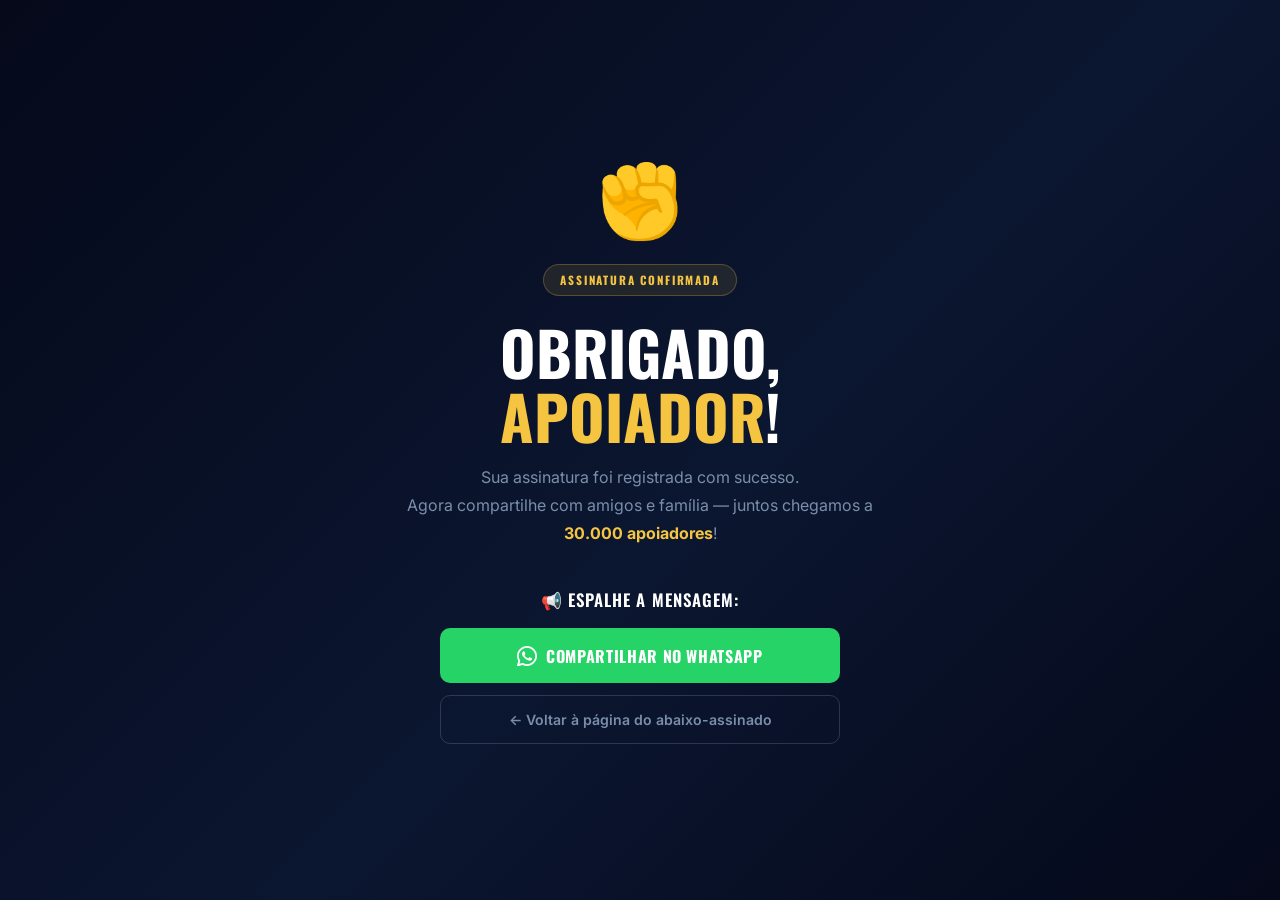
<file: obrigado.html>
<!DOCTYPE html>
<html lang="pt-BR">
<head>
  <meta charset="UTF-8" />
  <meta name="viewport" content="width=device-width, initial-scale=1.0" />
  <title>Obrigado! — Eu Apoio Dilson Batista</title>
  <meta name="robots" content="noindex, nofollow" />

  <!-- Meta Pixel -->
  <script>
    !function(f,b,e,v,n,t,s){if(f.fbq)return;n=f.fbq=function(){n.callMethod?
    n.callMethod.apply(n,arguments):n.queue.push(arguments)};
    if(!f._fbq)f._fbq=n;n.push=n;n.loaded=!0;n.version='2.0';
    n.queue=[];t=b.createElement(e);t.async=!0;
    t.src=v;s=b.getElementsByTagName(e)[0];
    s.parentNode.insertBefore(t,s)}(window, document,'script',
    'https://connect.facebook.net/en_US/fbevents.js');
    fbq('init', '1006270315196326');
    fbq('track', 'PageView');
    fbq('track', 'Lead', { content_name: 'Abaixo-Assinado Dilson Batista', content_category: 'Petição' });
  </script>
  <noscript><img height="1" width="1" style="display:none"
    src="https://www.facebook.com/tr?id=1006270315196326&ev=Lead&noscript=1"/></noscript>
  <!-- End Meta Pixel -->

  <link rel="preconnect" href="https://fonts.googleapis.com" />
  <link rel="preconnect" href="https://fonts.gstatic.com" crossorigin />
  <link href="https://fonts.googleapis.com/css2?family=Oswald:wght@400;600;700&family=Inter:wght@400;500;600&display=swap" rel="stylesheet" />

  <style>
    *, *::before, *::after { box-sizing: border-box; margin: 0; padding: 0; }

    :root {
      --bg:     #080e1c;
      --gold:   #f5c542;
      --red:    #e63030;
      --wa:     #25d366;
      --white:  #ffffff;
      --text:   #d4dff0;
      --muted:  #7a8eaa;
      --border: rgba(255,255,255,0.08);
      --border-gold: rgba(245,197,66,0.25);
      --r: 10px;
      --ff-d: 'Oswald', sans-serif;
      --ff-b: 'Inter', sans-serif;
    }

    body {
      font-family: var(--ff-b);
      background: linear-gradient(135deg, #05091a 0%, #0b1630 55%, #05091a 100%);
      color: var(--text);
      min-height: 100vh;
      display: flex;
      flex-direction: column;
      align-items: center;
      justify-content: center;
      padding: 3rem 1.5rem;
      text-align: center;
    }

    .ty__icon {
      font-size: 4.5rem;
      margin-bottom: 1.25rem;
      animation: popIn .5s cubic-bezier(.34,1.56,.64,1) both;
    }

    @keyframes popIn {
      from { transform: scale(0); opacity: 0; }
      to   { transform: scale(1); opacity: 1; }
    }

    .ty__badge {
      display: inline-block;
      background: rgba(245,197,66,.1);
      border: 1px solid var(--border-gold);
      color: var(--gold);
      font-family: var(--ff-d);
      font-size: .72rem;
      font-weight: 700;
      letter-spacing: .16em;
      text-transform: uppercase;
      padding: .4rem 1rem;
      border-radius: 50px;
      margin-bottom: 1.5rem;
      animation: fadeUp .5s .1s both;
    }

    .ty__title {
      font-family: var(--ff-d);
      font-size: clamp(2.2rem, 7vw, 3.8rem);
      font-weight: 700;
      color: var(--white);
      text-transform: uppercase;
      line-height: 1.05;
      margin-bottom: 1rem;
      animation: fadeUp .5s .2s both;
    }

    .ty__title span { color: var(--gold); }

    .ty__sub {
      font-size: 1rem;
      color: var(--muted);
      max-width: 480px;
      line-height: 1.75;
      margin-bottom: 2.5rem;
      animation: fadeUp .5s .3s both;
    }

    .ty__share-label {
      font-family: var(--ff-d);
      font-size: 1.05rem;
      font-weight: 600;
      color: var(--white);
      text-transform: uppercase;
      letter-spacing: .06em;
      margin-bottom: 1rem;
      animation: fadeUp .5s .35s both;
    }

    .ty__btns {
      display: flex;
      flex-direction: column;
      gap: .75rem;
      width: 100%;
      max-width: 400px;
      animation: fadeUp .5s .4s both;
    }

    .btn {
      display: inline-flex;
      align-items: center;
      justify-content: center;
      gap: .55rem;
      padding: .95rem 1.75rem;
      border-radius: var(--r);
      font-family: var(--ff-b);
      font-size: .95rem;
      font-weight: 600;
      transition: transform .15s, opacity .15s;
      text-decoration: none;
      border: none;
      cursor: pointer;
    }
    .btn:hover { transform: translateY(-2px); }

    .btn--wa {
      background: var(--wa);
      color: var(--white);
      letter-spacing: .04em;
      text-transform: uppercase;
      font-family: var(--ff-d);
      font-size: 1rem;
      font-weight: 700;
    }

    .btn--back {
      background: transparent;
      border: 1.5px solid rgba(255,255,255,.15);
      color: var(--muted);
      font-size: .88rem;
    }
    .btn--back:hover { border-color: rgba(255,255,255,.35); color: var(--white); }

    @keyframes fadeUp {
      from { opacity: 0; transform: translateY(18px); }
      to   { opacity: 1; transform: translateY(0); }
    }
  </style>
</head>
<body>

  <div class="ty__icon">✊</div>
  <div class="ty__badge">ASSINATURA CONFIRMADA</div>

  <h1 class="ty__title">
    Obrigado,<br />
    <span id="nome-display">apoiador</span>!
  </h1>

  <p class="ty__sub">
    Sua assinatura foi registrada com sucesso.<br />
    Agora compartilhe com amigos e família — juntos chegamos a <strong style="color:var(--gold)">30.000 apoiadores</strong>!
  </p>

  <p class="ty__share-label">📢 Espalhe a mensagem:</p>

  <div class="ty__btns">
    <a id="wa-share" href="#" target="_blank" rel="noopener noreferrer" class="btn btn--wa">
      <svg xmlns="http://www.w3.org/2000/svg" viewBox="0 0 24 24" fill="currentColor" width="20" height="20">
        <path d="M17.472 14.382c-.297-.149-1.758-.867-2.03-.967-.273-.099-.471-.148-.67.15-.197.297-.767.966-.94 1.164-.173.199-.347.223-.644.075-.297-.15-1.255-.463-2.39-1.475-.883-.788-1.48-1.761-1.653-2.059-.173-.297-.018-.458.13-.606.134-.133.298-.347.446-.52.149-.174.198-.298.298-.497.099-.198.05-.371-.025-.52-.075-.149-.669-1.612-.916-2.207-.242-.579-.487-.5-.669-.51-.173-.008-.371-.01-.57-.01-.198 0-.52.074-.792.372-.272.297-1.04 1.016-1.04 2.479 0 1.462 1.065 2.875 1.213 3.074.149.198 2.096 3.2 5.077 4.487.709.306 1.262.489 1.694.625.712.227 1.36.195 1.871.118.571-.085 1.758-.719 2.006-1.413.248-.694.248-1.289.173-1.413-.074-.124-.272-.198-.57-.347z"/>
        <path d="M12 0C5.373 0 0 5.373 0 12c0 2.124.558 4.122 1.533 5.856L.057 23.057a1 1 0 0 0 1.243 1.206l5.35-1.523A11.943 11.943 0 0 0 12 24c6.627 0 12-5.373 12-12S18.627 0 12 0zm0 21.882a9.869 9.869 0 0 1-5.031-1.378l-.36-.214-3.733 1.063 1.032-3.64-.234-.374A9.856 9.856 0 0 1 2.118 12C2.118 6.533 6.533 2.118 12 2.118c5.466 0 9.882 4.415 9.882 9.882 0 5.466-4.416 9.882-9.882 9.882z"/>
      </svg>
      COMPARTILHAR NO WHATSAPP
    </a>
    <a href="index.html" class="btn btn--back">← Voltar à página do abaixo-assinado</a>
  </div>

  <script>
    (function () {
      const params = new URLSearchParams(window.location.search);
      const nomeCompleto = params.get('nome') || '';
      const primeiroNome = nomeCompleto.split(' ')[0];

      const elNome = document.getElementById('nome-display');
      if (elNome && primeiroNome) elNome.textContent = primeiroNome;

      // Monta link de compartilhamento com URL da página principal
      const baseUrl = window.location.origin + window.location.pathname.replace('obrigado.html', 'index.html');
      const msg = encodeURIComponent(
        `✊ Eu assinei o abaixo-assinado e apoio Dilson Batista contra a Máfia do Reboque em Recife!\n\nVocê também pode apoiar: ${baseUrl}`
      );
      const waShare = document.getElementById('wa-share');
      if (waShare) waShare.href = `https://wa.me/?text=${msg}`;
    }());
  </script>

</body>
</html>
</file>
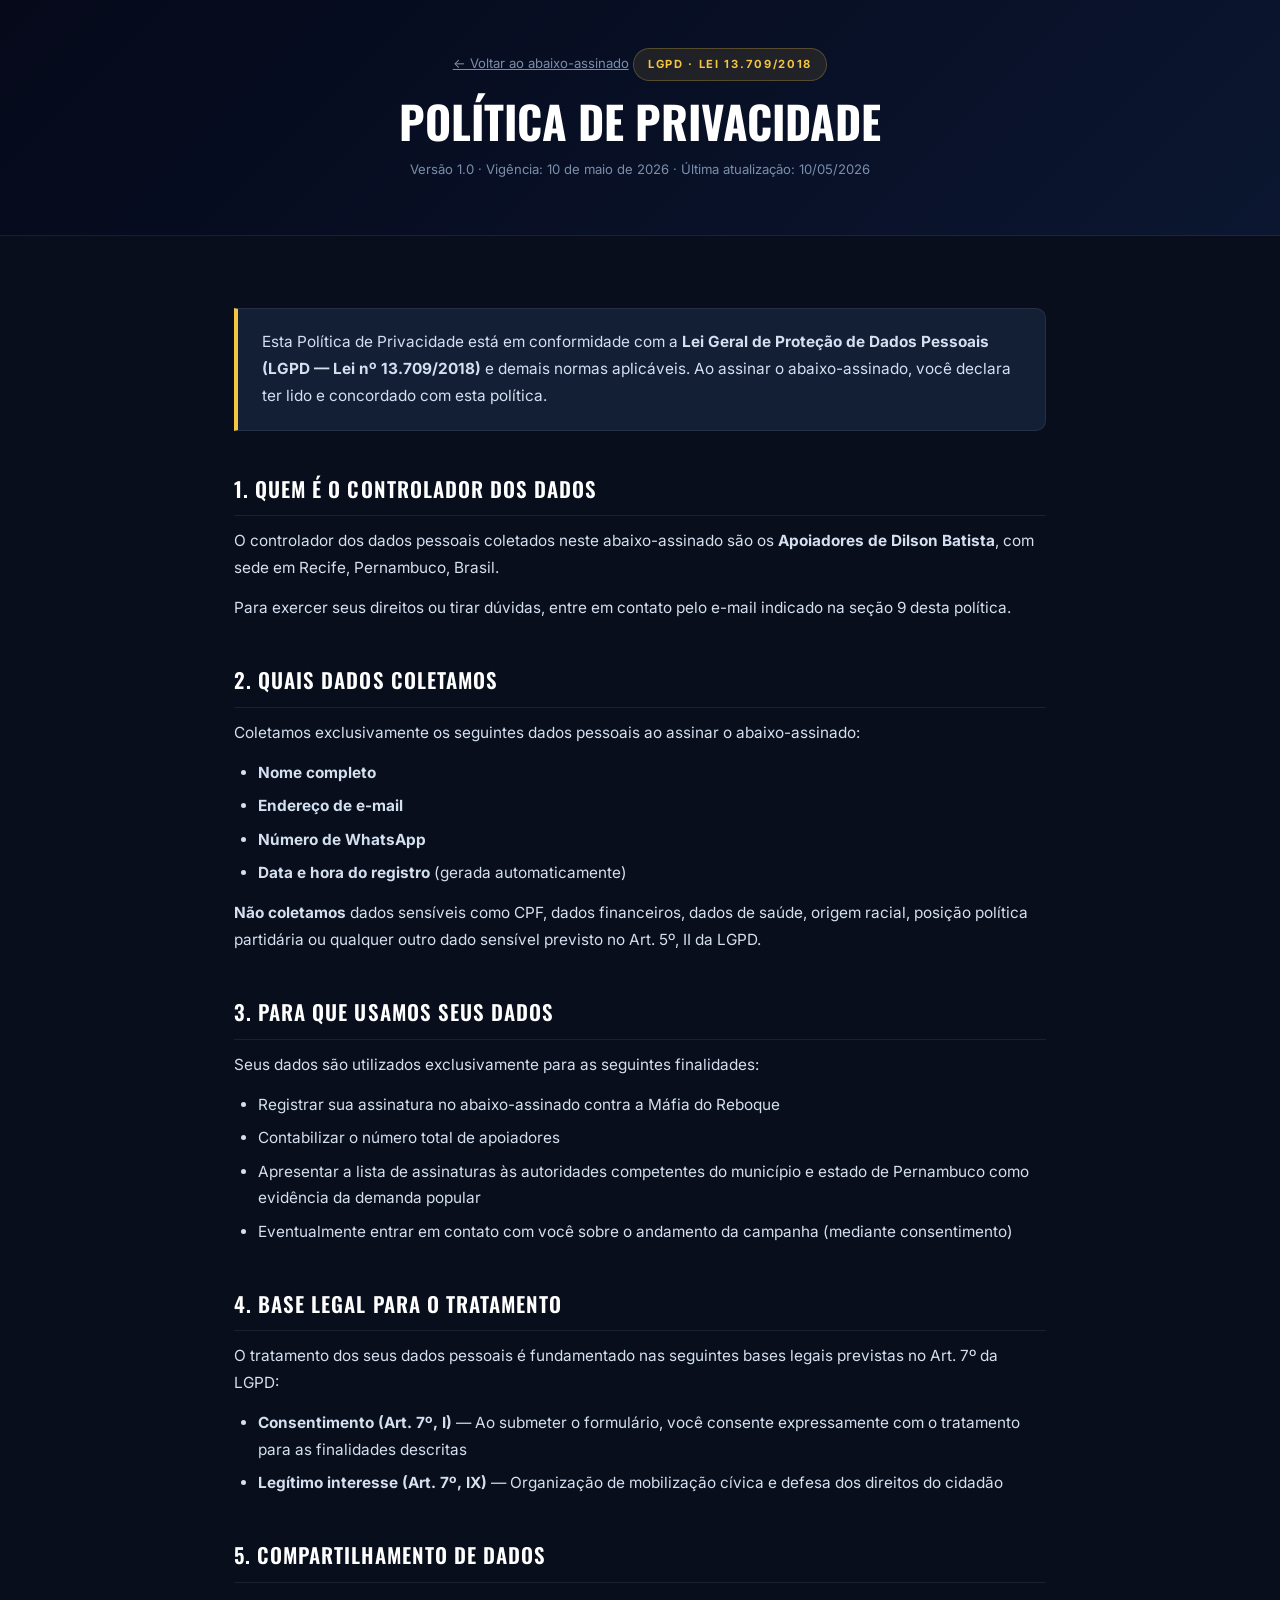
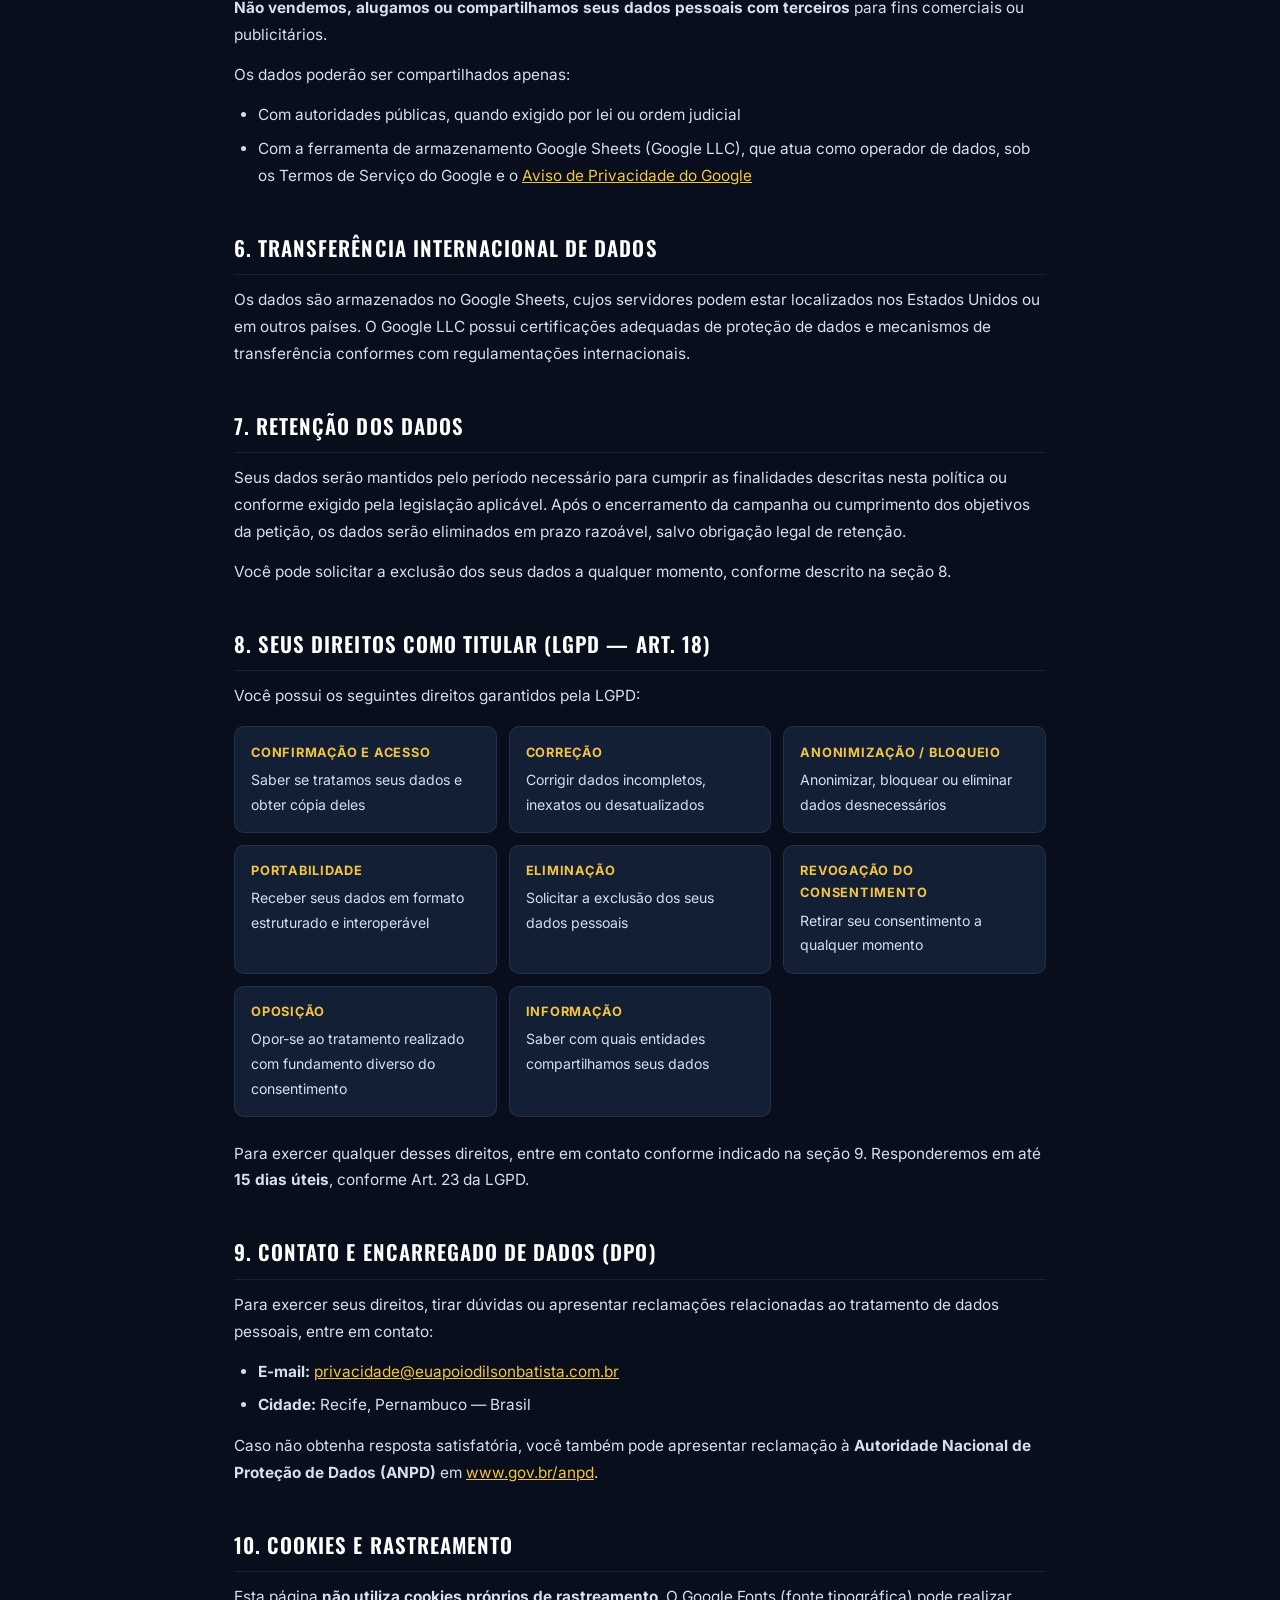
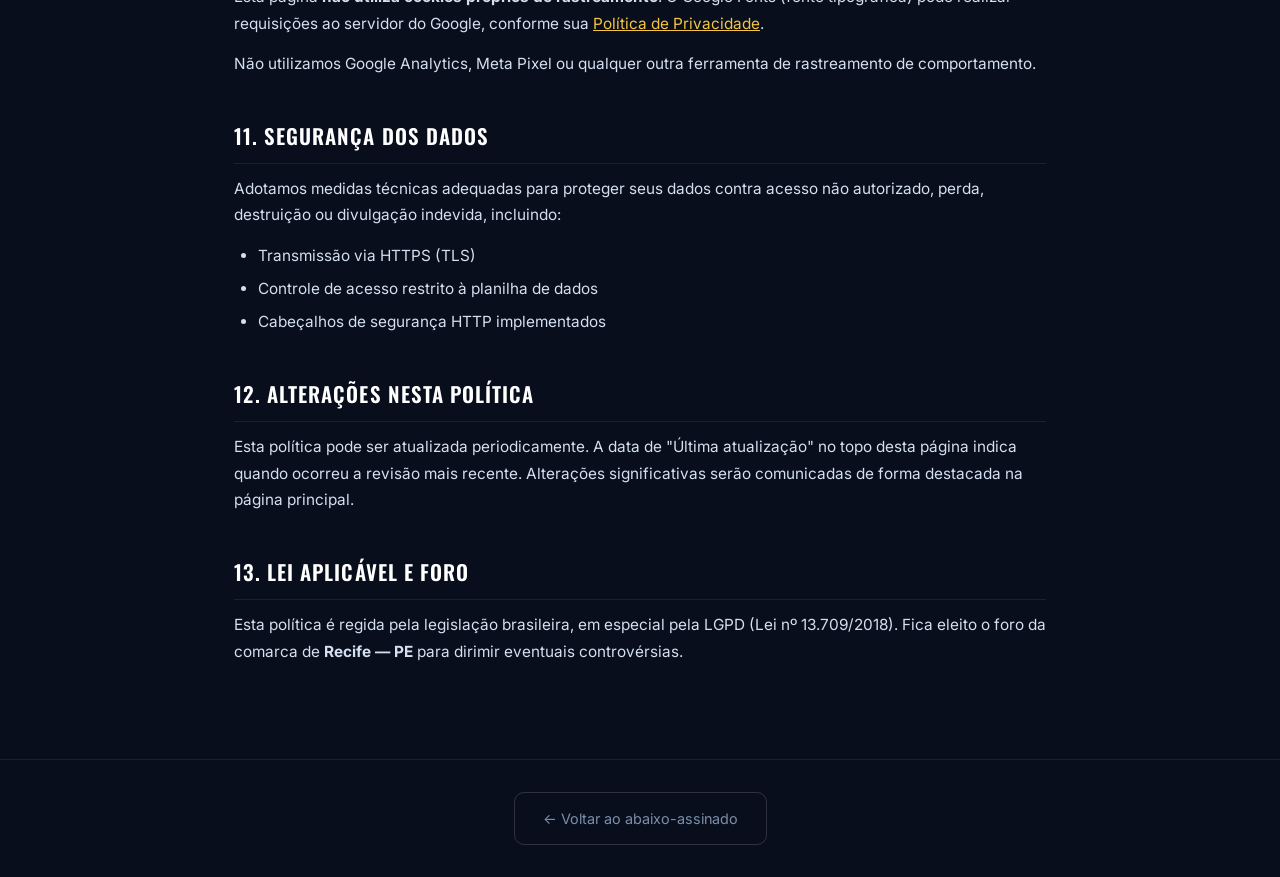
<file: privacidade.html>
<!DOCTYPE html>
<html lang="pt-BR">
<head>
  <meta charset="UTF-8" />
  <meta name="viewport" content="width=device-width, initial-scale=1.0" />
  <meta http-equiv="X-Content-Type-Options" content="nosniff" />
  <meta http-equiv="Referrer-Policy" content="strict-origin-when-cross-origin" />
  <title>Política de Privacidade e LGPD — Eu Apoio Dilson Batista</title>
  <meta name="description" content="Política de Privacidade em conformidade com a LGPD. Como coletamos, usamos e protegemos seus dados no abaixo-assinado de Dilson Batista." />
  <meta name="robots" content="index, follow" />
  <link rel="canonical" href="https://euapoiodilsonbatista.com.br/privacidade.html" />

  <link rel="preconnect" href="https://fonts.googleapis.com" />
  <link rel="preconnect" href="https://fonts.gstatic.com" crossorigin />
  <link href="https://fonts.googleapis.com/css2?family=Oswald:wght@600;700&family=Inter:wght@400;500;600&display=swap" rel="stylesheet" />

  <style>
    *, *::before, *::after { box-sizing: border-box; margin: 0; padding: 0; }
    :root {
      --bg: #080e1c; --surface: #0d1626; --surface2: #121f35;
      --gold: #f5c542; --red: #e63030; --white: #ffffff;
      --text: #d4dff0; --muted: #7a8eaa; --border: rgba(255,255,255,0.08);
      --r: 10px; --max-w: 860px;
      --ff-d: 'Oswald', sans-serif; --ff-b: 'Inter', sans-serif;
    }
    html { scroll-behavior: smooth; }
    body { font-family: var(--ff-b); background: var(--bg); color: var(--text); line-height: 1.75; }
    a { color: var(--gold); }
    a:hover { text-decoration: underline; }

    .page-header {
      background: linear-gradient(135deg, #05091a 0%, #0b1630 100%);
      padding: 3rem 1.5rem 2.5rem;
      text-align: center;
      border-bottom: 1px solid var(--border);
    }
    .page-header__back {
      display: inline-block;
      font-size: .82rem;
      color: var(--muted);
      margin-bottom: 1.25rem;
      transition: color .2s;
    }
    .page-header__back:hover { color: var(--gold); text-decoration: none; }
    .page-header__tag {
      display: inline-block;
      background: rgba(245,197,66,.1);
      border: 1px solid rgba(245,197,66,.25);
      color: var(--gold);
      font-size: .7rem;
      font-weight: 700;
      letter-spacing: .15em;
      text-transform: uppercase;
      padding: .35rem .9rem;
      border-radius: 50px;
      margin-bottom: 1rem;
    }
    h1 {
      font-family: var(--ff-d);
      font-size: clamp(1.8rem, 4vw, 2.8rem);
      font-weight: 700;
      color: var(--white);
      text-transform: uppercase;
      line-height: 1.1;
      margin-bottom: .75rem;
    }
    .page-header__meta { font-size: .82rem; color: var(--muted); }

    .content {
      max-width: var(--max-w);
      margin: 0 auto;
      padding: 3rem 1.5rem 5rem;
    }

    h2 {
      font-family: var(--ff-d);
      font-size: 1.3rem;
      font-weight: 600;
      color: var(--white);
      text-transform: uppercase;
      letter-spacing: .05em;
      margin: 2.5rem 0 .75rem;
      padding-bottom: .5rem;
      border-bottom: 1px solid var(--border);
    }
    h3 {
      font-size: 1rem;
      font-weight: 600;
      color: var(--text);
      margin: 1.25rem 0 .4rem;
    }
    p { margin-bottom: .85rem; font-size: .96rem; color: var(--text); }
    ul, ol { padding-left: 1.5rem; margin-bottom: .85rem; }
    li { margin-bottom: .4rem; font-size: .96rem; }

    .highlight-box {
      background: var(--surface2);
      border: 1px solid var(--border);
      border-left: 4px solid var(--gold);
      border-radius: 0 var(--r) var(--r) 0;
      padding: 1.25rem 1.5rem;
      margin: 1.5rem 0;
    }
    .highlight-box p { margin: 0; }

    .rights-grid {
      display: grid;
      grid-template-columns: repeat(auto-fill, minmax(220px, 1fr));
      gap: .75rem;
      margin: 1rem 0 1.5rem;
    }
    .right-card {
      background: var(--surface2);
      border: 1px solid var(--border);
      border-radius: var(--r);
      padding: .9rem 1rem;
      font-size: .88rem;
    }
    .right-card strong { display: block; color: var(--gold); margin-bottom: .25rem; font-size: .8rem; text-transform: uppercase; letter-spacing: .06em; }

    .footer-back {
      text-align: center;
      padding: 2rem 1.5rem;
      border-top: 1px solid var(--border);
    }
    .btn-back {
      display: inline-flex; align-items: center; gap: .5rem;
      background: transparent;
      border: 1.5px solid rgba(255,255,255,.15);
      color: var(--muted);
      font-family: var(--ff-b);
      font-size: .9rem;
      padding: .8rem 1.75rem;
      border-radius: var(--r);
      text-decoration: none;
      transition: border-color .2s, color .2s;
    }
    .btn-back:hover { border-color: rgba(255,255,255,.35); color: var(--white); text-decoration: none; }

    @media (max-width: 600px) {
      .rights-grid { grid-template-columns: 1fr; }
    }
  </style>
</head>
<body>

  <header class="page-header">
    <a href="index.html" class="page-header__back">← Voltar ao abaixo-assinado</a>
    <div class="page-header__tag">LGPD · LEI 13.709/2018</div>
    <h1>Política de Privacidade</h1>
    <p class="page-header__meta">
      Versão 1.0 · Vigência: 10 de maio de 2026 · Última atualização: <time datetime="2026-05-10">10/05/2026</time>
    </p>
  </header>

  <main class="content">

    <div class="highlight-box">
      <p>
        Esta Política de Privacidade está em conformidade com a <strong>Lei Geral de Proteção de Dados
        Pessoais (LGPD — Lei nº 13.709/2018)</strong> e demais normas aplicáveis.
        Ao assinar o abaixo-assinado, você declara ter lido e concordado com esta política.
      </p>
    </div>

    <h2>1. Quem é o Controlador dos Dados</h2>
    <p>
      O controlador dos dados pessoais coletados neste abaixo-assinado são os <strong>Apoiadores de Dilson Batista</strong>,
      com sede em Recife, Pernambuco, Brasil.
    </p>
    <p>
      Para exercer seus direitos ou tirar dúvidas, entre em contato pelo e-mail indicado na seção 9 desta política.
    </p>

    <h2>2. Quais Dados Coletamos</h2>
    <p>Coletamos exclusivamente os seguintes dados pessoais ao assinar o abaixo-assinado:</p>
    <ul>
      <li><strong>Nome completo</strong></li>
      <li><strong>Endereço de e-mail</strong></li>
      <li><strong>Número de WhatsApp</strong></li>
      <li><strong>Data e hora do registro</strong> (gerada automaticamente)</li>
    </ul>
    <p>
      <strong>Não coletamos</strong> dados sensíveis como CPF, dados financeiros, dados de saúde,
      origem racial, posição política partidária ou qualquer outro dado sensível previsto no Art. 5º, II da LGPD.
    </p>

    <h2>3. Para que Usamos seus Dados</h2>
    <p>Seus dados são utilizados exclusivamente para as seguintes finalidades:</p>
    <ul>
      <li>Registrar sua assinatura no abaixo-assinado contra a Máfia do Reboque</li>
      <li>Contabilizar o número total de apoiadores</li>
      <li>Apresentar a lista de assinaturas às autoridades competentes do município e estado de Pernambuco como evidência da demanda popular</li>
      <li>Eventualmente entrar em contato com você sobre o andamento da campanha (mediante consentimento)</li>
    </ul>

    <h2>4. Base Legal para o Tratamento</h2>
    <p>O tratamento dos seus dados pessoais é fundamentado nas seguintes bases legais previstas no Art. 7º da LGPD:</p>
    <ul>
      <li><strong>Consentimento (Art. 7º, I)</strong> — Ao submeter o formulário, você consente expressamente com o tratamento para as finalidades descritas</li>
      <li><strong>Legítimo interesse (Art. 7º, IX)</strong> — Organização de mobilização cívica e defesa dos direitos do cidadão</li>
    </ul>

    <h2>5. Compartilhamento de Dados</h2>
    <p>
      <strong>Não vendemos, alugamos ou compartilhamos seus dados pessoais com terceiros</strong> para fins
      comerciais ou publicitários.
    </p>
    <p>Os dados poderão ser compartilhados apenas:</p>
    <ul>
      <li>Com autoridades públicas, quando exigido por lei ou ordem judicial</li>
      <li>Com a ferramenta de armazenamento Google Sheets (Google LLC), que atua como operador de dados,
          sob os Termos de Serviço do Google e o
          <a href="https://policies.google.com/privacy" target="_blank" rel="noopener noreferrer">Aviso de Privacidade do Google</a></li>
    </ul>

    <h2>6. Transferência Internacional de Dados</h2>
    <p>
      Os dados são armazenados no Google Sheets, cujos servidores podem estar localizados nos Estados Unidos
      ou em outros países. O Google LLC possui certificações adequadas de proteção de dados e mecanismos
      de transferência conformes com regulamentações internacionais.
    </p>

    <h2>7. Retenção dos Dados</h2>
    <p>
      Seus dados serão mantidos pelo período necessário para cumprir as finalidades descritas nesta política
      ou conforme exigido pela legislação aplicável. Após o encerramento da campanha ou cumprimento dos objetivos
      da petição, os dados serão eliminados em prazo razoável, salvo obrigação legal de retenção.
    </p>
    <p>
      Você pode solicitar a exclusão dos seus dados a qualquer momento, conforme descrito na seção 8.
    </p>

    <h2>8. Seus Direitos como Titular (LGPD — Art. 18)</h2>
    <p>Você possui os seguintes direitos garantidos pela LGPD:</p>

    <div class="rights-grid">
      <div class="right-card">
        <strong>Confirmação e Acesso</strong>
        Saber se tratamos seus dados e obter cópia deles
      </div>
      <div class="right-card">
        <strong>Correção</strong>
        Corrigir dados incompletos, inexatos ou desatualizados
      </div>
      <div class="right-card">
        <strong>Anonimização / Bloqueio</strong>
        Anonimizar, bloquear ou eliminar dados desnecessários
      </div>
      <div class="right-card">
        <strong>Portabilidade</strong>
        Receber seus dados em formato estruturado e interoperável
      </div>
      <div class="right-card">
        <strong>Eliminação</strong>
        Solicitar a exclusão dos seus dados pessoais
      </div>
      <div class="right-card">
        <strong>Revogação do Consentimento</strong>
        Retirar seu consentimento a qualquer momento
      </div>
      <div class="right-card">
        <strong>Oposição</strong>
        Opor-se ao tratamento realizado com fundamento diverso do consentimento
      </div>
      <div class="right-card">
        <strong>Informação</strong>
        Saber com quais entidades compartilhamos seus dados
      </div>
    </div>

    <p>
      Para exercer qualquer desses direitos, entre em contato conforme indicado na seção 9.
      Responderemos em até <strong>15 dias úteis</strong>, conforme Art. 23 da LGPD.
    </p>

    <h2>9. Contato e Encarregado de Dados (DPO)</h2>
    <p>
      Para exercer seus direitos, tirar dúvidas ou apresentar reclamações relacionadas ao tratamento
      de dados pessoais, entre em contato:
    </p>
    <ul>
      <li><strong>E-mail:</strong> <a href="mailto:privacidade@euapoiodilsonbatista.com.br">privacidade@euapoiodilsonbatista.com.br</a></li>
      <li><strong>Cidade:</strong> Recife, Pernambuco — Brasil</li>
    </ul>
    <p>
      Caso não obtenha resposta satisfatória, você também pode apresentar reclamação à
      <strong>Autoridade Nacional de Proteção de Dados (ANPD)</strong> em
      <a href="https://www.gov.br/anpd" target="_blank" rel="noopener noreferrer">www.gov.br/anpd</a>.
    </p>

    <h2>10. Cookies e Rastreamento</h2>
    <p>
      Esta página <strong>não utiliza cookies próprios de rastreamento</strong>. O Google Fonts (fonte tipográfica)
      pode realizar requisições ao servidor do Google, conforme sua
      <a href="https://policies.google.com/privacy" target="_blank" rel="noopener noreferrer">Política de Privacidade</a>.
    </p>
    <p>
      Não utilizamos Google Analytics, Meta Pixel ou qualquer outra ferramenta de rastreamento de comportamento.
    </p>

    <h2>11. Segurança dos Dados</h2>
    <p>
      Adotamos medidas técnicas adequadas para proteger seus dados contra acesso não autorizado,
      perda, destruição ou divulgação indevida, incluindo:
    </p>
    <ul>
      <li>Transmissão via HTTPS (TLS)</li>
      <li>Controle de acesso restrito à planilha de dados</li>
      <li>Cabeçalhos de segurança HTTP implementados</li>
    </ul>

    <h2>12. Alterações nesta Política</h2>
    <p>
      Esta política pode ser atualizada periodicamente. A data de "Última atualização" no topo desta página
      indica quando ocorreu a revisão mais recente. Alterações significativas serão comunicadas de forma
      destacada na página principal.
    </p>

    <h2>13. Lei Aplicável e Foro</h2>
    <p>
      Esta política é regida pela legislação brasileira, em especial pela LGPD (Lei nº 13.709/2018).
      Fica eleito o foro da comarca de <strong>Recife — PE</strong> para dirimir eventuais controvérsias.
    </p>

  </main>

  <div class="footer-back">
    <a href="index.html" class="btn-back">← Voltar ao abaixo-assinado</a>
  </div>

</body>
</html>
</file>
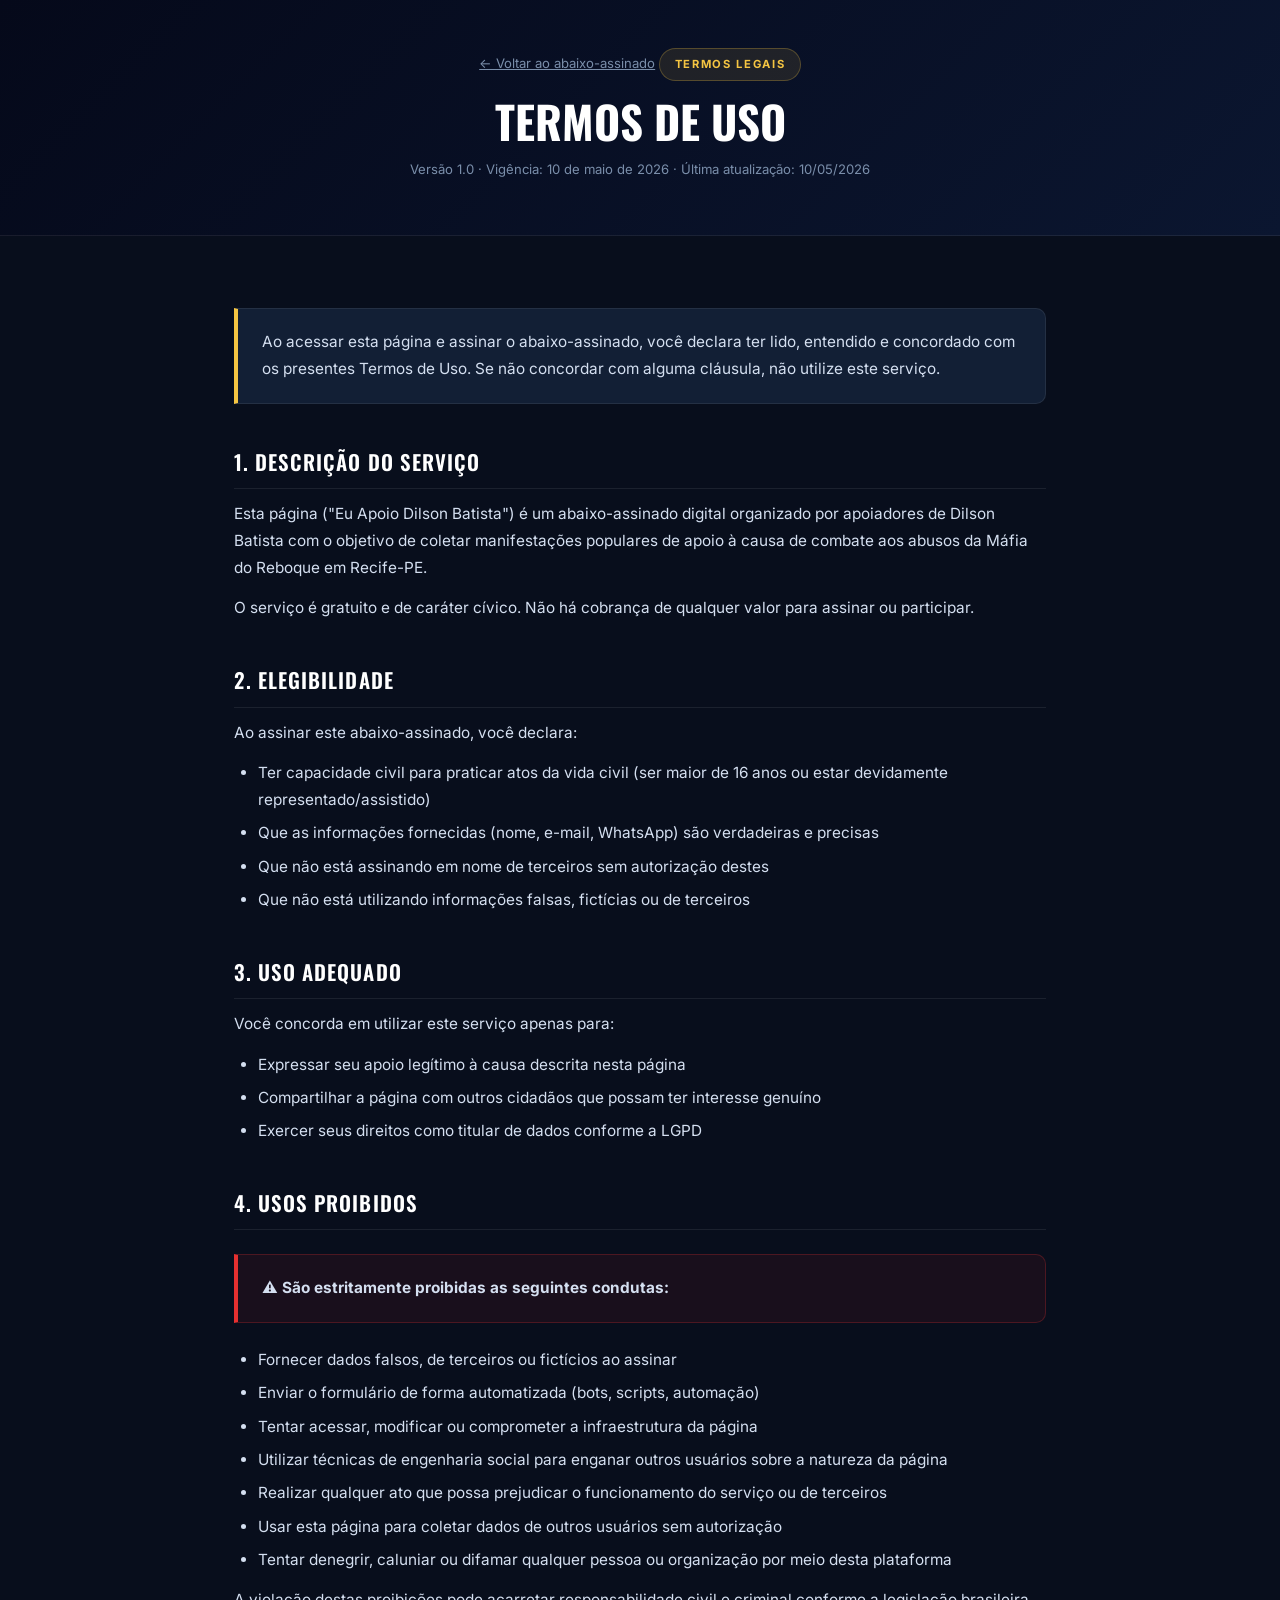
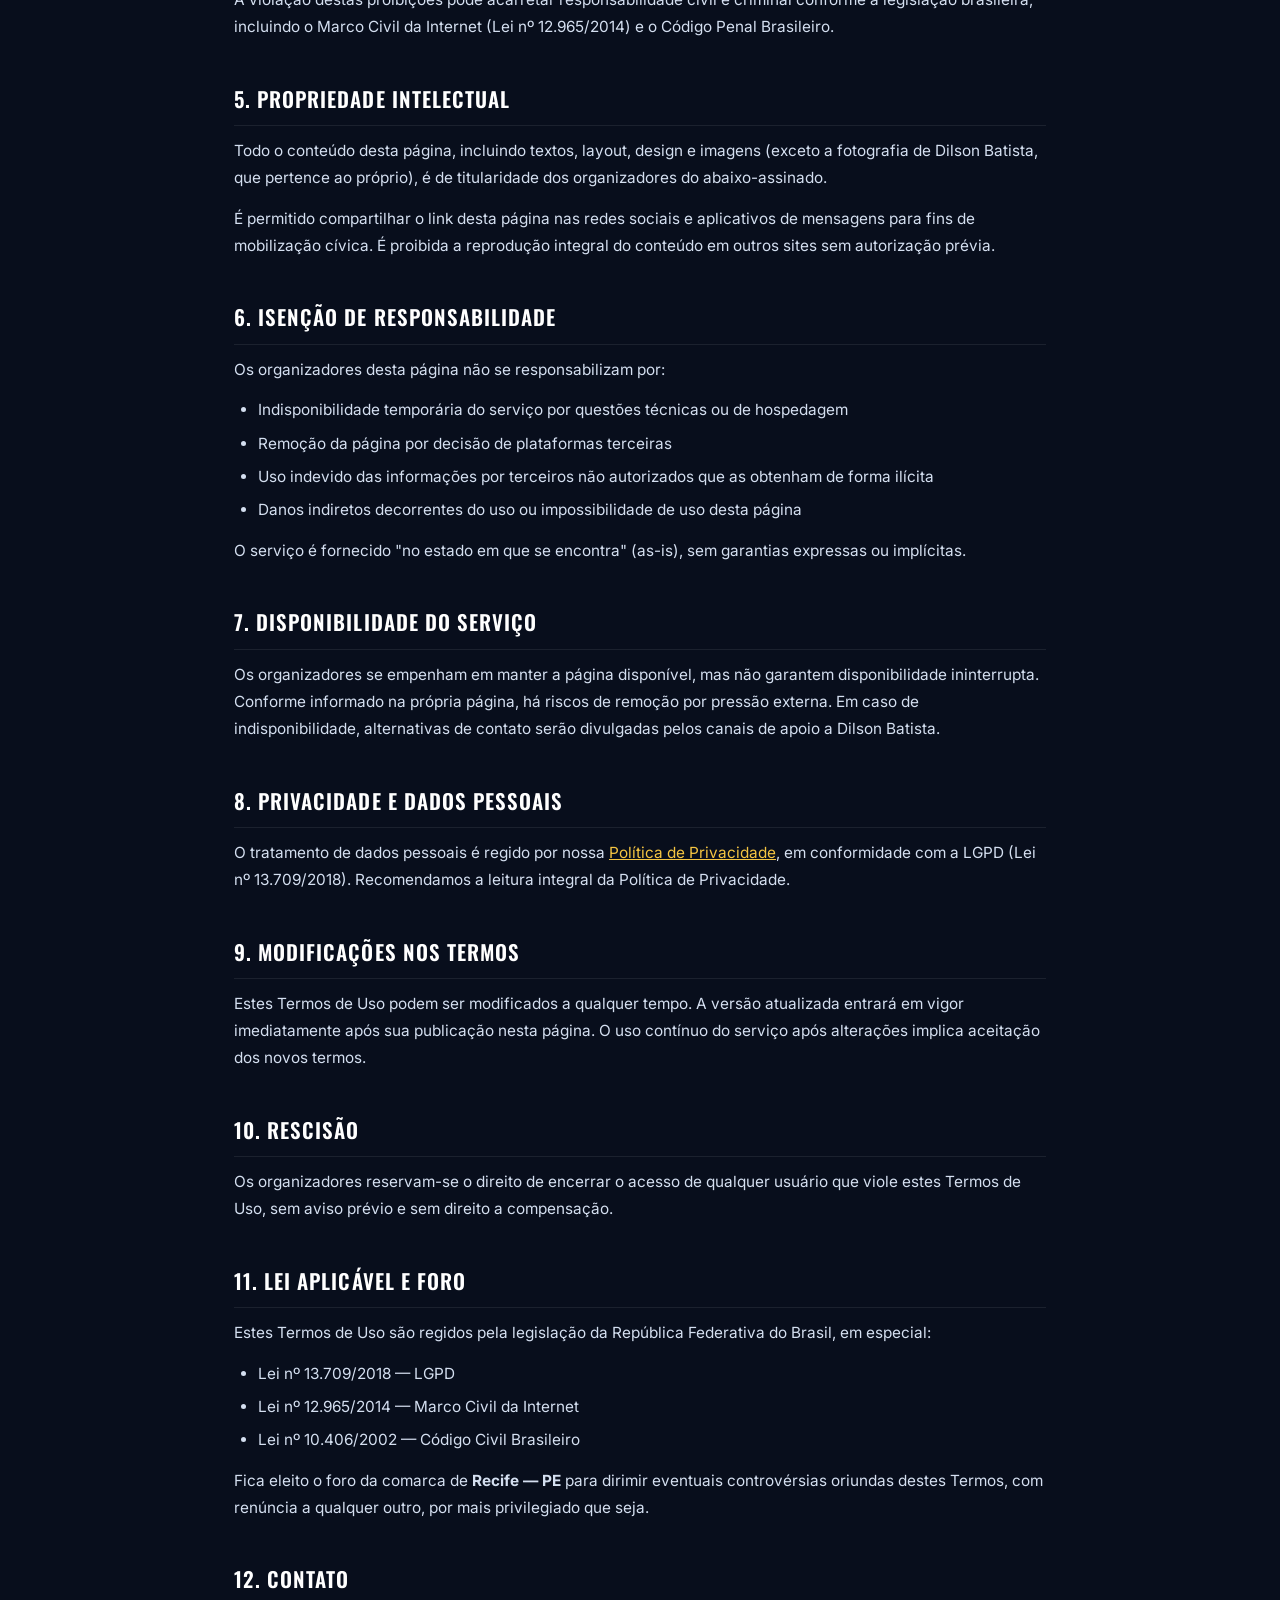
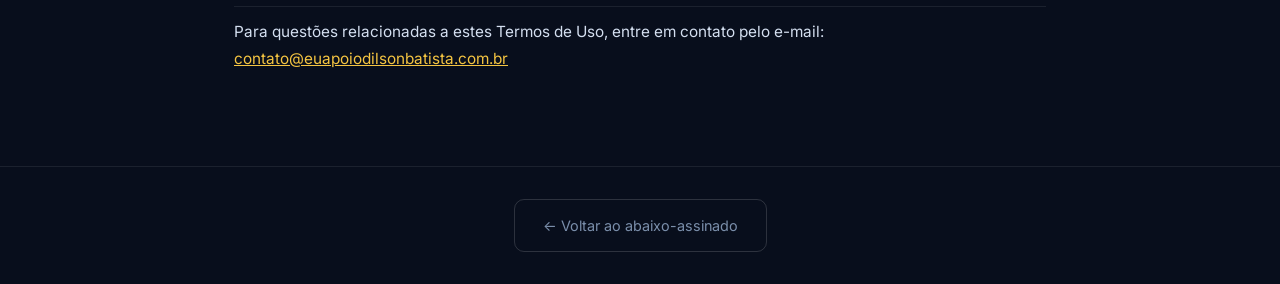
<file: termos.html>
<!DOCTYPE html>
<html lang="pt-BR">
<head>
  <meta charset="UTF-8" />
  <meta name="viewport" content="width=device-width, initial-scale=1.0" />
  <meta http-equiv="X-Content-Type-Options" content="nosniff" />
  <meta http-equiv="Referrer-Policy" content="strict-origin-when-cross-origin" />
  <title>Termos de Uso — Eu Apoio Dilson Batista</title>
  <meta name="description" content="Termos de Uso do abaixo-assinado digital Eu Apoio Dilson Batista. Saiba como utilizar esta página de forma adequada." />
  <meta name="robots" content="index, follow" />
  <link rel="canonical" href="https://euapoiodilsonbatista.com.br/termos.html" />

  <link rel="preconnect" href="https://fonts.googleapis.com" />
  <link rel="preconnect" href="https://fonts.gstatic.com" crossorigin />
  <link href="https://fonts.googleapis.com/css2?family=Oswald:wght@600;700&family=Inter:wght@400;500;600&display=swap" rel="stylesheet" />

  <style>
    *, *::before, *::after { box-sizing: border-box; margin: 0; padding: 0; }
    :root {
      --bg: #080e1c; --surface: #0d1626; --surface2: #121f35;
      --gold: #f5c542; --red: #e63030; --white: #ffffff;
      --text: #d4dff0; --muted: #7a8eaa; --border: rgba(255,255,255,0.08);
      --r: 10px; --max-w: 860px;
      --ff-d: 'Oswald', sans-serif; --ff-b: 'Inter', sans-serif;
    }
    html { scroll-behavior: smooth; }
    body { font-family: var(--ff-b); background: var(--bg); color: var(--text); line-height: 1.75; }
    a { color: var(--gold); }
    a:hover { text-decoration: underline; }

    .page-header {
      background: linear-gradient(135deg, #05091a 0%, #0b1630 100%);
      padding: 3rem 1.5rem 2.5rem;
      text-align: center;
      border-bottom: 1px solid var(--border);
    }
    .page-header__back {
      display: inline-block; font-size: .82rem; color: var(--muted);
      margin-bottom: 1.25rem; transition: color .2s;
    }
    .page-header__back:hover { color: var(--gold); text-decoration: none; }
    .page-header__tag {
      display: inline-block;
      background: rgba(245,197,66,.1); border: 1px solid rgba(245,197,66,.25);
      color: var(--gold); font-size: .7rem; font-weight: 700;
      letter-spacing: .15em; text-transform: uppercase;
      padding: .35rem .9rem; border-radius: 50px; margin-bottom: 1rem;
    }
    h1 {
      font-family: var(--ff-d); font-size: clamp(1.8rem, 4vw, 2.8rem);
      font-weight: 700; color: var(--white); text-transform: uppercase;
      line-height: 1.1; margin-bottom: .75rem;
    }
    .page-header__meta { font-size: .82rem; color: var(--muted); }

    .content { max-width: var(--max-w); margin: 0 auto; padding: 3rem 1.5rem 5rem; }

    h2 {
      font-family: var(--ff-d); font-size: 1.3rem; font-weight: 600;
      color: var(--white); text-transform: uppercase; letter-spacing: .05em;
      margin: 2.5rem 0 .75rem; padding-bottom: .5rem; border-bottom: 1px solid var(--border);
    }
    p { margin-bottom: .85rem; font-size: .96rem; color: var(--text); }
    ul, ol { padding-left: 1.5rem; margin-bottom: .85rem; }
    li { margin-bottom: .4rem; font-size: .96rem; }

    .highlight-box {
      background: var(--surface2); border: 1px solid var(--border);
      border-left: 4px solid var(--gold); border-radius: 0 var(--r) var(--r) 0;
      padding: 1.25rem 1.5rem; margin: 1.5rem 0;
    }
    .highlight-box p { margin: 0; }

    .warning-box {
      background: rgba(230,48,48,.08); border: 1px solid rgba(230,48,48,.25);
      border-left: 4px solid var(--red); border-radius: 0 var(--r) var(--r) 0;
      padding: 1.25rem 1.5rem; margin: 1.5rem 0;
    }
    .warning-box p { margin: 0; }

    .footer-back {
      text-align: center; padding: 2rem 1.5rem; border-top: 1px solid var(--border);
    }
    .btn-back {
      display: inline-flex; align-items: center; gap: .5rem;
      background: transparent; border: 1.5px solid rgba(255,255,255,.15);
      color: var(--muted); font-family: var(--ff-b); font-size: .9rem;
      padding: .8rem 1.75rem; border-radius: var(--r); text-decoration: none;
      transition: border-color .2s, color .2s;
    }
    .btn-back:hover { border-color: rgba(255,255,255,.35); color: var(--white); text-decoration: none; }
  </style>
</head>
<body>

  <header class="page-header">
    <a href="index.html" class="page-header__back">← Voltar ao abaixo-assinado</a>
    <div class="page-header__tag">TERMOS LEGAIS</div>
    <h1>Termos de Uso</h1>
    <p class="page-header__meta">
      Versão 1.0 · Vigência: 10 de maio de 2026 · Última atualização: <time datetime="2026-05-10">10/05/2026</time>
    </p>
  </header>

  <main class="content">

    <div class="highlight-box">
      <p>
        Ao acessar esta página e assinar o abaixo-assinado, você declara ter lido,
        entendido e concordado com os presentes Termos de Uso. Se não concordar com
        alguma cláusula, não utilize este serviço.
      </p>
    </div>

    <h2>1. Descrição do Serviço</h2>
    <p>
      Esta página ("Eu Apoio Dilson Batista") é um abaixo-assinado digital organizado por
      apoiadores de Dilson Batista com o objetivo de coletar manifestações populares de apoio
      à causa de combate aos abusos da Máfia do Reboque em Recife-PE.
    </p>
    <p>
      O serviço é gratuito e de caráter cívico. Não há cobrança de qualquer valor para
      assinar ou participar.
    </p>

    <h2>2. Elegibilidade</h2>
    <p>
      Ao assinar este abaixo-assinado, você declara:
    </p>
    <ul>
      <li>Ter capacidade civil para praticar atos da vida civil (ser maior de 16 anos ou
          estar devidamente representado/assistido)</li>
      <li>Que as informações fornecidas (nome, e-mail, WhatsApp) são verdadeiras e precisas</li>
      <li>Que não está assinando em nome de terceiros sem autorização destes</li>
      <li>Que não está utilizando informações falsas, fictícias ou de terceiros</li>
    </ul>

    <h2>3. Uso Adequado</h2>
    <p>Você concorda em utilizar este serviço apenas para:</p>
    <ul>
      <li>Expressar seu apoio legítimo à causa descrita nesta página</li>
      <li>Compartilhar a página com outros cidadãos que possam ter interesse genuíno</li>
      <li>Exercer seus direitos como titular de dados conforme a LGPD</li>
    </ul>

    <h2>4. Usos Proibidos</h2>

    <div class="warning-box">
      <p>
        <strong>⚠️ São estritamente proibidas as seguintes condutas:</strong>
      </p>
    </div>

    <ul>
      <li>Fornecer dados falsos, de terceiros ou fictícios ao assinar</li>
      <li>Enviar o formulário de forma automatizada (bots, scripts, automação)</li>
      <li>Tentar acessar, modificar ou comprometer a infraestrutura da página</li>
      <li>Utilizar técnicas de engenharia social para enganar outros usuários sobre a natureza da página</li>
      <li>Realizar qualquer ato que possa prejudicar o funcionamento do serviço ou de terceiros</li>
      <li>Usar esta página para coletar dados de outros usuários sem autorização</li>
      <li>Tentar denegrir, caluniar ou difamar qualquer pessoa ou organização por meio desta plataforma</li>
    </ul>

    <p>
      A violação destas proibições pode acarretar responsabilidade civil e criminal conforme
      a legislação brasileira, incluindo o Marco Civil da Internet (Lei nº 12.965/2014) e o
      Código Penal Brasileiro.
    </p>

    <h2>5. Propriedade Intelectual</h2>
    <p>
      Todo o conteúdo desta página, incluindo textos, layout, design e imagens (exceto a
      fotografia de Dilson Batista, que pertence ao próprio), é de titularidade dos
      organizadores do abaixo-assinado.
    </p>
    <p>
      É permitido compartilhar o link desta página nas redes sociais e aplicativos de mensagens
      para fins de mobilização cívica. É proibida a reprodução integral do conteúdo em outros
      sites sem autorização prévia.
    </p>

    <h2>6. Isenção de Responsabilidade</h2>
    <p>Os organizadores desta página não se responsabilizam por:</p>
    <ul>
      <li>Indisponibilidade temporária do serviço por questões técnicas ou de hospedagem</li>
      <li>Remoção da página por decisão de plataformas terceiras</li>
      <li>Uso indevido das informações por terceiros não autorizados que as obtenham de forma ilícita</li>
      <li>Danos indiretos decorrentes do uso ou impossibilidade de uso desta página</li>
    </ul>
    <p>
      O serviço é fornecido "no estado em que se encontra" (as-is), sem garantias expressas ou implícitas.
    </p>

    <h2>7. Disponibilidade do Serviço</h2>
    <p>
      Os organizadores se empenham em manter a página disponível, mas não garantem disponibilidade
      ininterrupta. Conforme informado na própria página, há riscos de remoção por pressão externa.
      Em caso de indisponibilidade, alternativas de contato serão divulgadas pelos canais de apoio
      a Dilson Batista.
    </p>

    <h2>8. Privacidade e Dados Pessoais</h2>
    <p>
      O tratamento de dados pessoais é regido por nossa
      <a href="privacidade.html">Política de Privacidade</a>, em conformidade com a
      LGPD (Lei nº 13.709/2018). Recomendamos a leitura integral da Política de Privacidade.
    </p>

    <h2>9. Modificações nos Termos</h2>
    <p>
      Estes Termos de Uso podem ser modificados a qualquer tempo. A versão atualizada entrará em
      vigor imediatamente após sua publicação nesta página. O uso contínuo do serviço após alterações
      implica aceitação dos novos termos.
    </p>

    <h2>10. Rescisão</h2>
    <p>
      Os organizadores reservam-se o direito de encerrar o acesso de qualquer usuário que viole
      estes Termos de Uso, sem aviso prévio e sem direito a compensação.
    </p>

    <h2>11. Lei Aplicável e Foro</h2>
    <p>
      Estes Termos de Uso são regidos pela legislação da República Federativa do Brasil, em especial:
    </p>
    <ul>
      <li>Lei nº 13.709/2018 — LGPD</li>
      <li>Lei nº 12.965/2014 — Marco Civil da Internet</li>
      <li>Lei nº 10.406/2002 — Código Civil Brasileiro</li>
    </ul>
    <p>
      Fica eleito o foro da comarca de <strong>Recife — PE</strong> para dirimir eventuais
      controvérsias oriundas destes Termos, com renúncia a qualquer outro, por mais privilegiado
      que seja.
    </p>

    <h2>12. Contato</h2>
    <p>
      Para questões relacionadas a estes Termos de Uso, entre em contato pelo e-mail:
      <a href="mailto:contato@euapoiodilsonbatista.com.br">contato@euapoiodilsonbatista.com.br</a>
    </p>

  </main>

  <div class="footer-back">
    <a href="index.html" class="btn-back">← Voltar ao abaixo-assinado</a>
  </div>

</body>
</html>
</file>
<file: assets/css/style.css>
/* =============================================
   EU APOIO DILSON BATISTA — Petition Page
   ============================================= */

/* ─── RESET ──────────────────────────────────── */
*, *::before, *::after { box-sizing: border-box; margin: 0; padding: 0; }

:root {
  --bg:          #080e1c;
  --surface:     #0d1626;
  --surface2:    #121f35;
  --surface3:    #1a2d4a;
  --gold:        #f5c542;
  --gold-light:  #fdd96b;
  --gold-glow:   rgba(245, 197, 66, 0.18);
  --red:         #e63030;
  --red-dark:    #b91c1c;
  --red-glow:    rgba(230, 48, 48, 0.14);
  --green:       #22c55e;
  --wa:          #25d366;
  --white:       #ffffff;
  --text:        #d4dff0;
  --text-muted:  #7a8eaa;
  --border:      rgba(255, 255, 255, 0.07);
  --border-gold: rgba(245, 197, 66, 0.25);

  --ff-display: 'Oswald', sans-serif;
  --ff-body:    'Inter', sans-serif;

  --max-w: 1100px;
  --r:     10px;
  --sh:    0 4px 32px rgba(0, 0, 0, 0.55);
}

html { scroll-behavior: smooth; }

body {
  font-family: var(--ff-body);
  background: var(--bg);
  color: var(--text);
  line-height: 1.65;
  overflow-x: hidden;
}

img  { display: block; max-width: 100%; }
a    { color: inherit; text-decoration: none; }
button { cursor: pointer; border: none; font-family: inherit; }

/* ─── CONTAINER ──────────────────────────────── */
.container {
  width: 100%;
  max-width: var(--max-w);
  margin: 0 auto;
  padding: 0 1.25rem;
}

/* ─── BUTTONS ────────────────────────────────── */
.btn {
  display: inline-flex;
  align-items: center;
  justify-content: center;
  gap: .5rem;
  padding: 1rem 2rem;
  border-radius: var(--r);
  font-family: var(--ff-display);
  font-size: 1rem;
  font-weight: 700;
  letter-spacing: .06em;
  text-transform: uppercase;
  transition: transform .15s ease, box-shadow .15s ease, background .15s ease;
  white-space: nowrap;
}

.btn:hover  { transform: translateY(-2px); }
.btn:active { transform: translateY(0); }

.btn--gold {
  background: var(--gold);
  color: #0a0d14;
  box-shadow: 0 4px 24px rgba(245, 197, 66, 0.38);
}
.btn--gold:hover {
  background: var(--gold-light);
  box-shadow: 0 6px 32px rgba(245, 197, 66, 0.55);
}

.btn--petition {
  background: var(--red);
  color: var(--white);
  font-size: 1.15rem;
  padding: 1.15rem 2.5rem;
  width: 100%;
  border-radius: var(--r);
  box-shadow: 0 4px 24px rgba(230, 48, 48, 0.4);
}
.btn--petition:hover {
  background: var(--red-dark);
  box-shadow: 0 6px 32px rgba(230, 48, 48, 0.58);
}

.btn--wa {
  background: var(--wa);
  color: var(--white);
  font-family: var(--ff-body);
  font-size: .95rem;
  font-weight: 600;
  letter-spacing: .04em;
  padding: .9rem 2rem;
}

.btn--hero { font-size: 1.05rem; padding: 1.1rem 2.5rem; }

.btn--sticky {
  width: 100%;
  padding: .9rem 1.5rem;
  font-size: .95rem;
}

/* ─── HERO ───────────────────────────────────── */
.hero {
  position: relative;
  padding: 5rem 0 4.5rem;
  background: linear-gradient(135deg, #05091a 0%, #0b1630 55%, #05091a 100%);
  overflow: hidden;
}

.hero__glow {
  position: absolute;
  border-radius: 50%;
  filter: blur(80px);
  pointer-events: none;
  z-index: 0;
}
.hero__glow--gold {
  width: 500px; height: 500px;
  top: -100px; right: -50px;
  background: var(--gold-glow);
}
.hero__glow--red {
  width: 400px; height: 400px;
  bottom: -100px; left: -80px;
  background: var(--red-glow);
}

.hero__inner {
  position: relative;
  z-index: 1;
  display: grid;
  grid-template-columns: 1fr 1.15fr;
  gap: 4rem;
  align-items: center;
}

/* Photo */
.hero__photo-side { display: flex; justify-content: center; }

.hero__photo-frame {
  position: relative;
  width: min(360px, 100%);
}

.hero__photo-frame::before {
  content: '';
  position: absolute;
  inset: -3px;
  border-radius: 18px;
  background: linear-gradient(140deg, var(--gold) 0%, transparent 45%, var(--red) 100%);
  z-index: 0;
}

.hero__photo {
  position: relative;
  z-index: 1;
  border-radius: 16px;
  width: 100%;
  height: 460px;
  object-fit: cover;
  object-position: top center;
  filter: saturate(1.08) contrast(1.05);
}

/* Text */
.hero__badge-top {
  display: inline-block;
  background: rgba(245, 197, 66, 0.1);
  border: 1px solid var(--border-gold);
  color: var(--gold);
  font-family: var(--ff-body);
  font-size: .7rem;
  font-weight: 700;
  letter-spacing: .14em;
  text-transform: uppercase;
  padding: .4rem 1rem;
  border-radius: 50px;
  margin-bottom: 1.5rem;
}

.hero__eu-apoio {
  font-family: var(--ff-display);
  font-size: 1.4rem;
  font-weight: 500;
  color: var(--gold);
  letter-spacing: .3em;
  text-transform: uppercase;
  line-height: 1;
  margin-bottom: .25rem;
}

.hero__name {
  font-family: var(--ff-display);
  font-size: clamp(3.5rem, 7.5vw, 6.5rem);
  font-weight: 700;
  color: var(--white);
  line-height: .88;
  text-transform: uppercase;
  letter-spacing: -.02em;
  margin-bottom: 1.5rem;
}

.hero__separator {
  display: flex;
  align-items: center;
  gap: .75rem;
  margin-bottom: .9rem;
}
.hero__sep-line {
  flex: 1;
  height: 1px;
  background: var(--border);
}
.hero__sep-label {
  font-family: var(--ff-display);
  font-size: .75rem;
  font-weight: 600;
  letter-spacing: .22em;
  color: var(--text-muted);
  text-transform: uppercase;
}

.hero__enemy {
  font-family: var(--ff-display);
  font-size: clamp(1.6rem, 3.8vw, 2.6rem);
  font-weight: 700;
  color: var(--red);
  text-transform: uppercase;
  letter-spacing: .02em;
  line-height: 1.1;
  margin-bottom: .35rem;
}

.hero__defense {
  font-size: .98rem;
  color: var(--text-muted);
  font-style: italic;
  margin-bottom: 2rem;
}

.hero__counter-box {
  display: inline-flex;
  align-items: baseline;
  gap: .65rem;
  background: rgba(245, 197, 66, 0.08);
  border: 1px solid var(--border-gold);
  border-radius: var(--r);
  padding: .75rem 1.4rem;
  margin-bottom: 2rem;
}

.hero__counter-num {
  font-family: var(--ff-display);
  font-size: 2.8rem;
  font-weight: 700;
  color: var(--gold);
  line-height: 1;
  min-width: 4ch;
  text-align: right;
}

.hero__counter-label {
  font-size: .82rem;
  color: var(--text-muted);
  line-height: 1.3;
}

.hero__sub-note {
  font-size: .78rem;
  color: var(--text-muted);
  margin-top: .9rem;
  letter-spacing: .04em;
}

/* ─── ALERT STRIP ────────────────────────────── */
.alert-strip {
  background: var(--red-dark);
  padding: .85rem 0;
  font-size: .9rem;
  font-weight: 500;
  color: var(--white);
  text-align: center;
  line-height: 1.55;
}

.alert-strip .container { padding-top: 0; padding-bottom: 0; }

.alert-strip--censura {
  background: #1a0505;
  border-top: 2px solid var(--red);
  border-bottom: 2px solid var(--red);
  padding: 1rem 0;
}

.alert-strip__line { line-height: 1.6; }

.alert-strip__line--top {
  font-size: .95rem;
  letter-spacing: .02em;
  margin-bottom: .35rem;
  color: #ff6b6b;
}

/* ─── PERSECUTION / REDES ───────────────────── */
.persecution {
  background: #05091a;
  border-top: 1px solid rgba(230,48,48,.2);
  border-bottom: 1px solid rgba(230,48,48,.2);
  padding: 1.75rem 0;
}

.persecution__title {
  font-size: .9rem;
  font-weight: 600;
  color: var(--text-muted);
  text-align: center;
  margin-bottom: 1.25rem;
  letter-spacing: .02em;
}

.persecution__accounts {
  display: flex;
  align-items: center;
  justify-content: center;
  gap: 1rem;
  flex-wrap: wrap;
}

.persecution__sep {
  font-size: 1.4rem;
  color: rgba(255,255,255,.2);
  flex-shrink: 0;
}

.persecution__account {
  display: flex;
  flex-direction: column;
  align-items: center;
  gap: .4rem;
  padding: 1rem 1.5rem;
  border-radius: var(--r);
  border: 1px solid var(--border);
  background: var(--surface2);
  text-align: center;
  min-width: 190px;
  transition: border-color .2s;
}

.persecution__account--dead {
  opacity: .55;
  filter: grayscale(.4);
}

.persecution__account--risk {
  border-color: rgba(245,167,0,.25);
}

.persecution__account--active {
  border-color: rgba(34,197,94,.3);
  background: rgba(34,197,94,.04);
}

.persecution__badge {
  font-size: .68rem;
  font-weight: 700;
  letter-spacing: .12em;
  text-transform: uppercase;
  color: var(--text-muted);
}

.persecution__account--risk   .persecution__badge { color: #f5a623; }
.persecution__account--active .persecution__badge { color: #22c55e; }

.persecution__handle {
  font-family: var(--ff-display);
  font-size: 1.05rem;
  font-weight: 700;
  color: var(--text);
  text-decoration: none;
  letter-spacing: .02em;
}

.persecution__handle--dead { text-decoration: line-through; color: var(--text-muted); }

.persecution__handle--link:hover { color: var(--gold); text-decoration: none; }

.persecution__handle--gold { color: var(--gold); }

.persecution__desc {
  font-size: .76rem;
  color: var(--text-muted);
  line-height: 1.4;
}

.btn--instagram {
  display: inline-flex;
  align-items: center;
  gap: .45rem;
  margin-top: .35rem;
  background: linear-gradient(135deg, #833ab4 0%, #c13584 40%, #f56040 75%, #fcaf45 100%);
  color: var(--white);
  font-family: var(--ff-display);
  font-size: .8rem;
  font-weight: 700;
  letter-spacing: .08em;
  text-transform: uppercase;
  padding: .55rem 1.1rem;
  border-radius: 50px;
  text-decoration: none;
  transition: opacity .2s, transform .15s;
  box-shadow: 0 3px 14px rgba(193,53,132,.35);
}

.btn--instagram:hover {
  opacity: .9;
  transform: translateY(-1px);
  text-decoration: none;
}

@media (max-width: 600px) {
  .persecution__accounts { flex-direction: column; align-items: stretch; }
  .persecution__sep { transform: rotate(90deg); align-self: center; }
  .persecution__account { min-width: unset; }
}

/* ─── SECTION BASE ───────────────────────────── */
.section-tag {
  display: inline-block;
  font-family: var(--ff-body);
  font-size: .68rem;
  font-weight: 700;
  letter-spacing: .16em;
  text-transform: uppercase;
  padding: .35rem .9rem;
  border-radius: 50px;
  background: rgba(255, 255, 255, 0.06);
  color: var(--text-muted);
  margin-bottom: .9rem;
}

.section-tag--red {
  background: rgba(230, 48, 48, 0.14);
  color: var(--red);
}

.section-title {
  font-family: var(--ff-display);
  font-size: clamp(1.9rem, 4vw, 2.7rem);
  font-weight: 700;
  color: var(--white);
  text-transform: uppercase;
  line-height: 1.12;
  margin-bottom: 1rem;
}

.section-lead {
  font-size: 1rem;
  color: var(--text-muted);
  max-width: 640px;
  line-height: 1.75;
  margin-bottom: 2.5rem;
}

.text-gold { color: var(--gold); }

/* ─── PROBLEM SECTION ────────────────────────── */
.problem {
  padding: 5.5rem 0;
  background: var(--surface);
}

.problem > .container { text-align: center; }
.problem .section-lead { margin-inline: auto; }

.problem-grid {
  display: grid;
  grid-template-columns: repeat(4, 1fr);
  gap: 1.25rem;
  text-align: left;
}

.problem-card {
  background: var(--surface2);
  border: 1px solid var(--border);
  border-radius: var(--r);
  padding: 1.75rem 1.5rem;
  position: relative;
  overflow: hidden;
  transition: transform .2s ease, border-color .2s ease;
}

.problem-card::after {
  content: '';
  position: absolute;
  top: 0; left: 0; right: 0;
  height: 3px;
  background: var(--red);
  transform: scaleX(0);
  transform-origin: left;
  transition: transform .3s ease;
}

.problem-card:hover {
  transform: translateY(-5px);
  border-color: rgba(230, 48, 48, 0.3);
}
.problem-card:hover::after { transform: scaleX(1); }

.problem-card__icon {
  font-size: 2rem;
  display: block;
  margin-bottom: .8rem;
}

.problem-card__title {
  font-family: var(--ff-display);
  font-size: 1.05rem;
  font-weight: 600;
  color: var(--white);
  text-transform: uppercase;
  letter-spacing: .04em;
  margin-bottom: .6rem;
}

.problem-card__text {
  font-size: .88rem;
  color: var(--text-muted);
  line-height: 1.65;
}

/* ─── CANDIDATE SECTION ──────────────────────── */
.candidate {
  padding: 5.5rem 0;
  background: var(--bg);
  position: relative;
  overflow: hidden;
}

.candidate::before {
  content: '';
  position: absolute;
  right: -250px; top: -200px;
  width: 700px; height: 700px;
  border-radius: 50%;
  background: radial-gradient(circle, rgba(245, 197, 66, 0.05) 0%, transparent 68%);
  pointer-events: none;
}

.candidate__layout {
  position: relative;
  z-index: 1;
  display: grid;
  grid-template-columns: 380px 1fr;
  gap: 4.5rem;
  align-items: center;
}

.candidate__photo-wrap { position: relative; }

.candidate__photo {
  border-radius: 16px;
  width: 100%;
  height: 490px;
  object-fit: cover;
  object-position: top center;
  filter: saturate(1.1) contrast(1.03);
  box-shadow: var(--sh);
}

.candidate__name-tag {
  position: absolute;
  bottom: 1.25rem;
  left: 50%;
  transform: translateX(-50%);
  background: var(--gold);
  color: #0a0d14;
  font-family: var(--ff-display);
  font-size: .95rem;
  font-weight: 700;
  letter-spacing: .1em;
  text-transform: uppercase;
  padding: .45rem 1.6rem;
  border-radius: 50px;
  white-space: nowrap;
  box-shadow: 0 2px 12px rgba(245, 197, 66, 0.4);
}

.candidate__bio {
  font-size: .98rem;
  color: var(--text);
  line-height: 1.78;
  margin-bottom: 1rem;
}

.commitments {
  display: flex;
  flex-direction: column;
  gap: .6rem;
  margin-top: 1.75rem;
}

.commitment-item {
  display: flex;
  align-items: flex-start;
  gap: .75rem;
  font-size: .92rem;
  color: var(--text);
  background: var(--surface2);
  border: 1px solid var(--border);
  border-radius: 8px;
  padding: .7rem 1rem;
  transition: border-color .2s;
}

.commitment-item:hover { border-color: rgba(245, 197, 66, 0.2); }

.commitment-item__icon { font-size: 1rem; flex-shrink: 0; margin-top: .05rem; }

/* ─── PETITION SECTION ───────────────────────── */
.petition {
  padding: 5.5rem 0;
  background: var(--surface);
}

.petition > .container { text-align: center; }

/* Progress Bar */
.petition__progress {
  max-width: 580px;
  margin: 2rem auto 0;
}

.petition__progress-bar {
  height: 10px;
  background: rgba(255, 255, 255, 0.08);
  border-radius: 50px;
  overflow: hidden;
  margin-bottom: .55rem;
}

.petition__progress-fill {
  height: 100%;
  background: linear-gradient(90deg, var(--gold) 0%, var(--gold-light) 100%);
  border-radius: 50px;
  transition: width 1s cubic-bezier(.25,.8,.25,1);
}

.petition__progress-labels {
  display: flex;
  justify-content: space-between;
  font-size: .8rem;
  color: var(--text-muted);
}

.petition__goal strong { color: var(--gold); }

/* Declaration */
.petition__declaration {
  max-width: 680px;
  margin: 2.25rem auto 2.5rem;
  padding: 1.5rem 2rem;
  background: rgba(245, 197, 66, 0.06);
  border-left: 4px solid var(--gold);
  border-radius: 0 var(--r) var(--r) 0;
  font-size: 1rem;
  color: var(--text);
  font-style: italic;
  text-align: left;
  line-height: 1.75;
}

/* Form */
.petition-form {
  max-width: 680px;
  margin: 0 auto;
  text-align: left;
}

.form-row { margin-bottom: 1.1rem; }

.form-row--2col {
  display: grid;
  grid-template-columns: 1fr 1fr;
  gap: 1rem;
}

.form-group {
  display: flex;
  flex-direction: column;
  gap: .4rem;
}

.form-label {
  font-size: .75rem;
  font-weight: 700;
  text-transform: uppercase;
  letter-spacing: .08em;
  color: var(--text-muted);
}

.form-input {
  background: var(--surface2);
  border: 1.5px solid var(--border);
  border-radius: var(--r);
  padding: .88rem 1rem;
  font-family: var(--ff-body);
  font-size: 1rem;
  color: var(--white);
  outline: none;
  transition: border-color .2s, box-shadow .2s;
  width: 100%;
}

.form-input::placeholder { color: var(--text-muted); opacity: .5; }

.form-input:focus {
  border-color: var(--gold);
  box-shadow: 0 0 0 3px rgba(245, 197, 66, 0.1);
}

.form-input--error { border-color: var(--red) !important; }

.form-error {
  font-size: .78rem;
  color: var(--red);
  display: none;
}

.btn--petition { margin-top: 1.5rem; }

.form-privacy {
  font-size: .76rem;
  color: var(--text-muted);
  text-align: center;
  margin-top: 1rem;
  line-height: 1.65;
}

/* ─── VIDEO SECTION ─────────────────────────── */
.video-section {
  padding: 5rem 0 4rem;
  background: var(--bg);
  text-align: center;
  position: relative;
  overflow: hidden;
}

.video-section::before {
  content: '';
  position: absolute;
  inset: 0;
  background: radial-gradient(ellipse at 50% 0%, rgba(230,48,48,.07) 0%, transparent 65%);
  pointer-events: none;
}

.video-section > .container { position: relative; z-index: 1; }

.video-section__sub {
  font-size: 1rem;
  color: var(--text-muted);
  max-width: 560px;
  margin: 0 auto 2.25rem;
  line-height: 1.7;
}

.video-wrap {
  display: flex;
  justify-content: center;
  margin: 0 auto 2rem;
  max-width: 540px;
  width: 100%;
  /* evita layout shift antes do embed carregar */
  min-height: 580px;
  align-items: flex-start;
}

/* Contorno do embed Instagram no tema escuro */
.video-wrap .instagram-media {
  border-radius: 12px !important;
  box-shadow: 0 8px 40px rgba(0,0,0,.6) !important;
  width: 100% !important;
}

.btn--video-cta {
  display: inline-flex;
  max-width: 440px;
  width: 100%;
}

@media (max-width: 580px) {
  .video-wrap { min-height: 420px; }
}

/* ─── FAQ SECTION ───────────────────────────── */
.faq {
  padding: 5rem 0;
  background: var(--surface2);
}

.faq__list {
  max-width: 760px;
  margin: 2rem auto 0;
  display: flex;
  flex-direction: column;
  gap: .6rem;
}

.faq__item {
  background: var(--surface);
  border: 1px solid var(--border);
  border-radius: var(--r);
  overflow: hidden;
  transition: border-color .2s;
}

.faq__item[open] { border-color: var(--border-gold); }

.faq__question {
  padding: 1.1rem 1.4rem;
  font-size: .98rem;
  font-weight: 600;
  color: var(--white);
  cursor: pointer;
  list-style: none;
  display: flex;
  justify-content: space-between;
  align-items: center;
  gap: 1rem;
  user-select: none;
  transition: color .2s;
}

.faq__question::-webkit-details-marker { display: none; }

.faq__question::after {
  content: '+';
  font-family: var(--ff-display);
  font-size: 1.4rem;
  font-weight: 400;
  color: var(--gold);
  flex-shrink: 0;
  transition: transform .25s;
  line-height: 1;
}

.faq__item[open] .faq__question::after { transform: rotate(45deg); }
.faq__item[open] .faq__question { color: var(--gold); }

.faq__answer {
  padding: 0 1.4rem 1.1rem;
  font-size: .92rem;
  color: var(--text-muted);
  line-height: 1.7;
  border-top: 1px solid var(--border);
  padding-top: .9rem;
}

.faq__answer a { color: var(--gold); }

/* ─── FOOTER LINKS ───────────────────────────── */
.footer__links {
  display: flex;
  align-items: center;
  justify-content: center;
  flex-wrap: wrap;
  gap: .5rem;
  margin: .6rem 0;
  font-size: .8rem;
}

.footer__links a {
  color: var(--text-muted);
  transition: color .2s;
}

.footer__links a:hover { color: var(--gold); }

.footer__updated { font-size: .72rem !important; opacity: .45; margin-top: .25rem; }

/* ─── FORM PRIVACY LINK ───────────────────────── */
.form-privacy a { color: var(--gold); text-decoration: underline; }

/* ─── SHARE SECTION ──────────────────────────── */
.share-section {
  padding: 4.5rem 0;
  background: var(--bg);
  text-align: center;
}

.share-section__title {
  font-family: var(--ff-display);
  font-size: clamp(1.6rem, 3.5vw, 2.3rem);
  font-weight: 700;
  color: var(--white);
  text-transform: uppercase;
  margin-bottom: .6rem;
}

.share-section__sub {
  color: var(--text-muted);
  margin-bottom: 1.75rem;
  font-size: .98rem;
}

/* ─── FOOTER ─────────────────────────────────── */
.footer {
  background: #04070f;
  padding: 2rem 0;
  text-align: center;
}

.footer p {
  font-size: .84rem;
  color: var(--text-muted);
  margin-bottom: .3rem;
}

.footer__legal { font-size: .72rem !important; opacity: .55; }

/* ─── STICKY CTA ─────────────────────────────── */
.sticky-cta {
  position: fixed;
  bottom: 0; left: 0; right: 0;
  background: rgba(13, 22, 38, 0.96);
  backdrop-filter: blur(8px);
  -webkit-backdrop-filter: blur(8px);
  padding: .75rem 1rem;
  box-shadow: 0 -4px 20px rgba(0, 0, 0, 0.5);
  z-index: 200;
  transform: translateY(100%);
  transition: transform .3s ease;
  display: none;
}

.sticky-cta--visible { transform: translateY(0); }

/* ─── RESPONSIVE ─────────────────────────────── */
@media (max-width: 960px) {
  .problem-grid { grid-template-columns: 1fr 1fr; }
}

@media (max-width: 800px) {
  .candidate__layout {
    grid-template-columns: 1fr;
    gap: 2.5rem;
  }

  .candidate__photo {
    height: 350px;
    max-width: 340px;
    margin: 0 auto;
  }

  .candidate__content { text-align: center; }
  .commitments { align-items: flex-start; text-align: left; }
}

@media (max-width: 767px) {
  .sticky-cta { display: block; }

  .hero { padding: 3.5rem 0 3rem; }

  .hero__inner {
    grid-template-columns: 1fr;
    gap: 2rem;
    text-align: center;
  }

  .hero__photo-frame {
    width: min(260px, 80%);
    margin: 0 auto;
  }

  .hero__photo { height: 300px; }

  .hero__counter-box { margin-inline: auto; }

  .hero__separator { max-width: 320px; margin-inline: auto; }

  .petition__declaration {
    border-left: none;
    border-top: 4px solid var(--gold);
    border-radius: var(--r);
    text-align: center;
  }

  .form-row--2col { grid-template-columns: 1fr; }

  .problem-grid { grid-template-columns: 1fr; }
}

@media (max-width: 480px) {
  .hero__name { font-size: 3.2rem; }
  .hero__enemy { font-size: 1.5rem; }
  .hero__eu-apoio { font-size: 1.1rem; }
  .btn--hero { font-size: .95rem; padding: 1rem 1.75rem; }
  .btn--petition { font-size: 1rem; padding: 1.05rem 1.5rem; }
}
</file>
